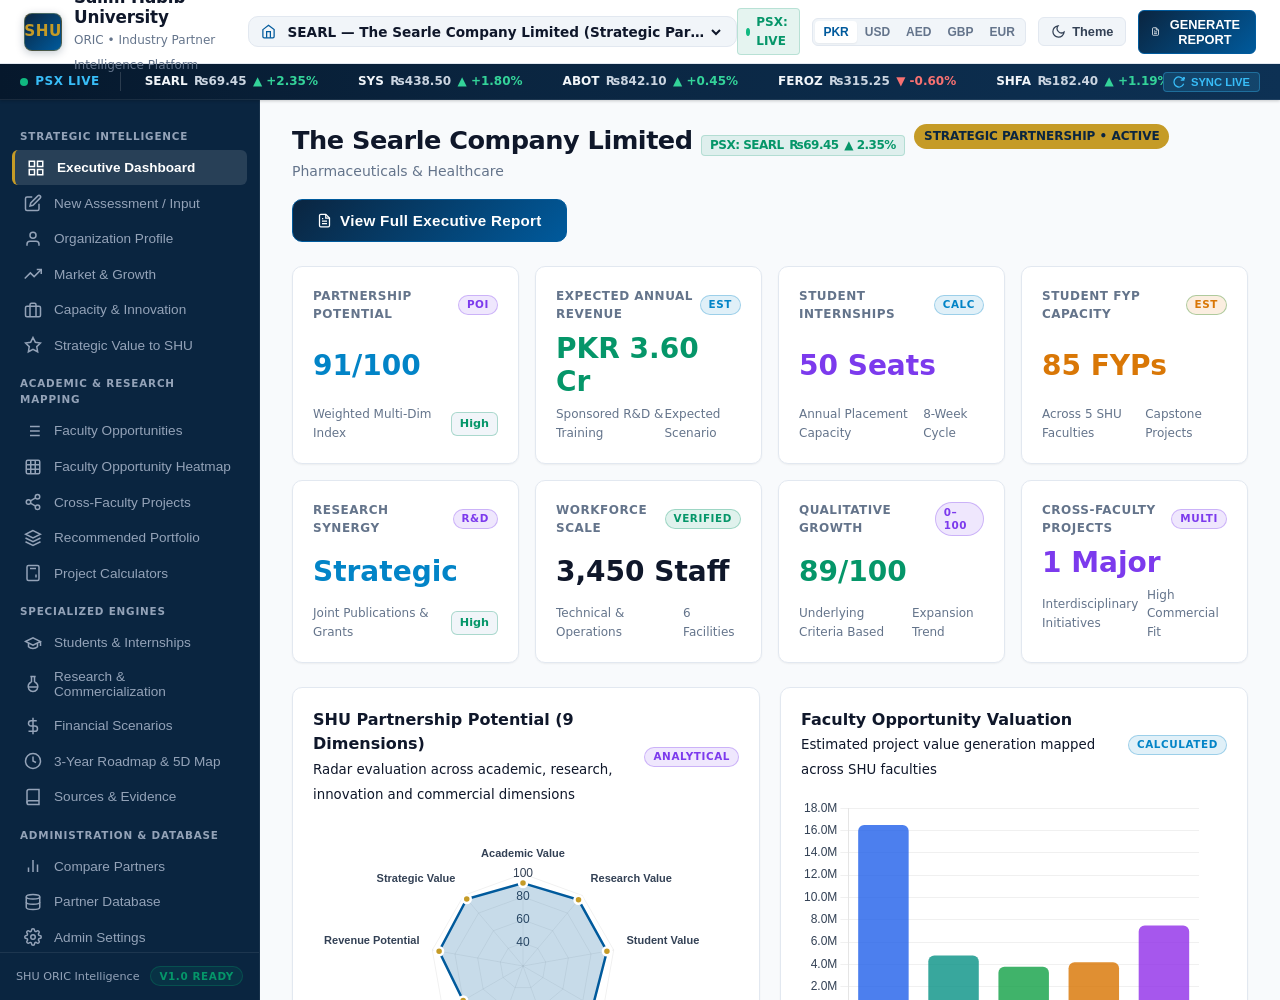
<file: index.html>
<!DOCTYPE html>
<html lang="en" data-theme="light">
<head>
  <meta charset="UTF-8">
  <meta name="viewport" content="width=device-width, initial-scale=1.0">
  <title>SHU Industry Partner Intelligence & Opportunity Assessment Platform | Salim Habib University</title>
  <meta name="description" content="Salim Habib University (SHU) ORIC University-Industry Partnership Intelligence System to assess strategic, academic, research, innovation, entrepreneurship and commercial value.">

  <!-- Core Design System & Components -->
  <link rel="stylesheet" href="css/design-system.css">
  <link rel="stylesheet" href="css/components.css">

  <!-- Chart.js for High-Impact Visualizations (Local library with CDN fallback) -->
  <script src="lib/chart.umd.min.js"></script>
  <script>
    if (typeof Chart === 'undefined') {
      document.write('<script src="https://cdn.jsdelivr.net/npm/chart.js@4.4.1/dist/chart.umd.min.js"><\/script>');
    }
  </script>
</head>
<body>

  <!-- Demo Data Watermark Banner (Requirement 38) -->
  <div class="demo-watermark-banner" id="demoWatermarkBanner">
    <span><strong>DEMO DATA — NOT REAL ORGANIZATIONS:</strong> Simulated university assessment demonstrating sector-specific faculty opportunities.</span>
    <span>Salim Habib University (SHU) ORIC</span>
  </div>

  <!-- Top App Navigation Header -->
  <header class="app-header">
    <div class="header-left">
      <button class="mobile-menu-toggle" id="mobileMenuBtn" aria-label="Toggle Sidebar Navigation">
        <svg width="22" height="22" viewBox="0 0 24 24" fill="none" stroke="currentColor" stroke-width="2"><line x1="3" y1="12" x2="21" y2="12"/><line x1="3" y1="6" x2="21" y2="6"/><line x1="3" y1="18" x2="21" y2="18"/></svg>
      </button>

      <div class="brand-badge">
        <div class="brand-logo-emblem">SHU</div>
        <div class="brand-text">
          <h1>Salim Habib University</h1>
          <span>ORIC • Industry Partner Intelligence Platform</span>
        </div>
      </div>
    </div>

    <!-- Center: Active Partner Quick Switcher -->
    <div class="header-center">
      <div class="active-partner-selector-box">
        <svg width="15" height="15" viewBox="0 0 24 24" fill="none" stroke="currentColor" stroke-width="2" style="color: var(--shu-blue-primary);"><path d="M3 9l9-7 9 7v11a2 2 0 0 1-2 2H5a2 2 0 0 1-2-2z"/><polyline points="9 22 9 12 15 12 15 22"/></svg>
        <select class="partner-select-dropdown" id="headerPartnerSelect" aria-label="Select Active Partner Organization">
          <!-- Populated dynamically -->
        </select>
      </div>
    </div>

    <!-- Right: Currency, Theme & Generate Report Action -->
    <div class="header-right">
      <!-- Live PSX Market Status Indicator -->
      <div class="header-psx-status" title="Pakistan Stock Exchange (PSX) Live Market Feed Connected">
        <span class="psx-pulse-green"></span>
        <span>PSX: LIVE</span>
      </div>

      <!-- Currency Switcher (Requirement 33) -->
      <div class="currency-toggle-group">
        <button class="currency-btn active" data-curr="PKR" title="Pakistani Rupee">PKR</button>
        <button class="currency-btn" data-curr="USD" title="US Dollar">USD</button>
        <button class="currency-btn" data-curr="AED" title="UAE Dirham">AED</button>
        <button class="currency-btn" data-curr="GBP" title="British Pound">GBP</button>
        <button class="currency-btn" data-curr="EUR" title="Euro">EUR</button>
      </div>

      <!-- Theme Toggle Button -->
      <button class="theme-toggle-btn" id="themeToggleBtn" title="Toggle Light / Dark Interface">
        <svg width="15" height="15" viewBox="0 0 24 24" fill="none" stroke="currentColor" stroke-width="2"><path d="M21 12.79A9 9 0 1 1 11.21 3 7 7 0 0 0 21 12.79z"/></svg>
        <span>Theme</span>
      </button>

      <!-- Generate Executive Report (Requirement 29) -->
      <button class="header-action-btn btn-report-primary" id="btnGenerateExecutiveReport">
        <svg width="15" height="15" viewBox="0 0 24 24" fill="none" stroke="currentColor" stroke-width="2"><path d="M14 2H6a2 2 0 0 0-2 2v16a2 2 0 0 0 2 2h12a2 2 0 0 0 2-2V8z"/><polyline points="14 2 14 8 20 8"/><line x1="16" y1="13" x2="8" y2="13"/><line x1="16" y1="17" x2="8" y2="17"/><polyline points="10 9 9 9 8 9"/></svg>
        <span>GENERATE REPORT</span>
      </button>
    </div>
  </header>

  <!-- Live PSX Market Ticker Marquee Bar -->
  <div class="psx-ticker-marquee-bar" id="psxTickerMarqueeBar">
    <div class="psx-marquee-label">
      <span class="psx-pulse-indicator"></span>
      <span>PSX LIVE</span>
    </div>
    <div class="psx-ticker-track" id="psxTickerTrack">
      <!-- Populated dynamically with real-time stock ticks -->
    </div>
    <button class="btn-sync-psx" id="btnSyncLivePsx" title="Refresh Live PSX Stock Quotes">
      <svg width="12" height="12" viewBox="0 0 24 24" fill="none" stroke="currentColor" stroke-width="2.5"><path d="M21.5 2v6h-6M21.34 15.57a10 10 0 1 1-.57-8.38l5.67-5.67"/></svg>
      <span>SYNC LIVE</span>
    </button>
  </div>

  <!-- App Shell -->
  <div class="app-container">

    <!-- Left Sidebar Navigation -->
    <aside class="app-sidebar">
      <div class="sidebar-nav-scroll">
        
        <div class="nav-group-label">Strategic Intelligence</div>
        <button class="nav-link active" data-view="viewDashboard">
          <svg width="18" height="18" viewBox="0 0 24 24" fill="none" stroke="currentColor" stroke-width="2"><rect x="3" y="3" width="7" height="7"/><rect x="14" y="3" width="7" height="7"/><rect x="14" y="14" width="7" height="7"/><rect x="3" y="14" width="7" height="7"/></svg>
          <span>Executive Dashboard</span>
        </button>

        <button class="nav-link" data-view="viewAssessmentInput">
          <svg width="18" height="18" viewBox="0 0 24 24" fill="none" stroke="currentColor" stroke-width="2"><path d="M11 4H4a2 2 0 0 0-2 2v14a2 2 0 0 0 2 2h14a2 2 0 0 0 2-2v-7"/><path d="M18.5 2.5a2.121 2.121 0 0 1 3 3L12 15l-4 1 1-4 9.5-9.5z"/></svg>
          <span>New Assessment / Input</span>
        </button>

        <button class="nav-link" data-view="viewProfile">
          <svg width="18" height="18" viewBox="0 0 24 24" fill="none" stroke="currentColor" stroke-width="2"><path d="M20 21v-2a4 4 0 0 0-4-4H8a4 4 0 0 0-4 4v2"/><circle cx="12" cy="7" r="4"/></svg>
          <span>Organization Profile</span>
        </button>

        <button class="nav-link" data-view="viewMarketGrowth">
          <svg width="18" height="18" viewBox="0 0 24 24" fill="none" stroke="currentColor" stroke-width="2"><polyline points="23 6 13.5 15.5 8.5 10.5 1 18"/><polyline points="17 6 23 6 23 12"/></svg>
          <span>Market & Growth</span>
        </button>

        <button class="nav-link" data-view="viewCapacity">
          <svg width="18" height="18" viewBox="0 0 24 24" fill="none" stroke="currentColor" stroke-width="2"><rect x="2" y="7" width="20" height="14" rx="2" ry="2"/><path d="M16 21V5a2 2 0 0 0-2-2h-4a2 2 0 0 0-2 2v16"/></svg>
          <span>Capacity & Innovation</span>
        </button>

        <button class="nav-link" data-view="viewStrategicFit">
          <svg width="18" height="18" viewBox="0 0 24 24" fill="none" stroke="currentColor" stroke-width="2"><polygon points="12 2 15.09 8.26 22 9.27 17 14.14 18.18 21.02 12 17.77 5.82 21.02 7 14.14 2 9.27 8.91 8.26 12 2"/></svg>
          <span>Strategic Value to SHU</span>
        </button>

        <div class="nav-group-label">Academic & Research Mapping</div>
        <button class="nav-link" data-view="viewFacultyMapping">
          <svg width="18" height="18" viewBox="0 0 24 24" fill="none" stroke="currentColor" stroke-width="2"><line x1="8" y1="6" x2="21" y2="6"/><line x1="8" y1="12" x2="21" y2="12"/><line x1="8" y1="18" x2="21" y2="18"/><line x1="3" y1="6" x2="3.01" y2="6"/><line x1="3" y1="12" x2="3.01" y2="12"/><line x1="3" y1="18" x2="3.01" y2="18"/></svg>
          <span>Faculty Opportunities</span>
        </button>

        <button class="nav-link" data-view="viewFacultyHeatmap">
          <svg width="18" height="18" viewBox="0 0 24 24" fill="none" stroke="currentColor" stroke-width="2"><rect x="3" y="3" width="18" height="18" rx="2"/><path d="M3 9h18"/><path d="M3 15h18"/><path d="M9 3v18"/><path d="M15 3v18"/></svg>
          <span>Faculty Opportunity Heatmap</span>
        </button>

        <button class="nav-link" data-view="viewCrossFaculty">
          <svg width="18" height="18" viewBox="0 0 24 24" fill="none" stroke="currentColor" stroke-width="2"><circle cx="18" cy="5" r="3"/><circle cx="6" cy="12" r="3"/><circle cx="18" cy="19" r="3"/><line x1="8.59" y1="13.51" x2="15.42" y2="17.49"/><line x1="15.41" y1="6.51" x2="8.59" y2="10.49"/></svg>
          <span>Cross-Faculty Projects</span>
        </button>

        <button class="nav-link" data-view="viewPortfolio">
          <svg width="18" height="18" viewBox="0 0 24 24" fill="none" stroke="currentColor" stroke-width="2"><polygon points="12 2 2 7 12 12 22 7 12 2"/><polyline points="2 17 12 22 22 17"/><polyline points="2 12 12 17 22 12"/></svg>
          <span>Recommended Portfolio</span>
        </button>

        <button class="nav-link" data-view="viewCalculators">
          <svg width="18" height="18" viewBox="0 0 24 24" fill="none" stroke="currentColor" stroke-width="2"><rect x="4" y="2" width="16" height="20" rx="2"/><line x1="8" y1="6" x2="16" y2="6"/><line x1="16" y1="14" x2="16" y2="18"/><path d="M16 10h.01"/><path d="M12 10h.01"/><path d="M8 10h.01"/><path d="M12 14h.01"/><path d="M8 14h.01"/><path d="M12 18h.01"/><path d="M8 18h.01"/></svg>
          <span>Project Calculators</span>
        </button>

        <div class="nav-group-label">Specialized Engines</div>
        <button class="nav-link" data-view="viewStudents">
          <svg width="18" height="18" viewBox="0 0 24 24" fill="none" stroke="currentColor" stroke-width="2"><path d="M22 10v6M2 10l10-5 10 5-10 5z"/><path d="M6 12v5c3 3 9 3 12 0v-5"/></svg>
          <span>Students & Internships</span>
        </button>

        <button class="nav-link" data-view="viewResearch">
          <svg width="18" height="18" viewBox="0 0 24 24" fill="none" stroke="currentColor" stroke-width="2"><path d="M10 2v7.31"/><path d="M14 9.3V2"/><path d="M8.5 2h7"/><path d="M14 9.3a6.5 6.5 0 1 1-4 0"/><path d="M5.52 16h12.96"/></svg>
          <span>Research & Commercialization</span>
        </button>

        <button class="nav-link" data-view="viewFinancial">
          <svg width="18" height="18" viewBox="0 0 24 24" fill="none" stroke="currentColor" stroke-width="2"><line x1="12" y1="1" x2="12" y2="23"/><path d="M17 5H9.5a3.5 3.5 0 0 0 0 7h5a3.5 3.5 0 0 1 0 7H6"/></svg>
          <span>Financial Scenarios</span>
        </button>

        <button class="nav-link" data-view="viewRoadmap">
          <svg width="18" height="18" viewBox="0 0 24 24" fill="none" stroke="currentColor" stroke-width="2"><circle cx="12" cy="12" r="10"/><polyline points="12 6 12 12 16 14"/></svg>
          <span>3-Year Roadmap & 5D Map</span>
        </button>

        <button class="nav-link" data-view="viewSources">
          <svg width="18" height="18" viewBox="0 0 24 24" fill="none" stroke="currentColor" stroke-width="2"><path d="M4 19.5A2.5 2.5 0 0 1 6.5 17H20"/><path d="M6.5 2H20v20H6.5A2.5 2.5 0 0 1 4 19.5v-15A2.5 2.5 0 0 1 6.5 2z"/></svg>
          <span>Sources & Evidence</span>
        </button>

        <div class="nav-group-label">Administration & Database</div>
        <button class="nav-link" data-view="viewComparison">
          <svg width="18" height="18" viewBox="0 0 24 24" fill="none" stroke="currentColor" stroke-width="2"><line x1="18" y1="20" x2="18" y2="10"/><line x1="12" y1="20" x2="12" y2="4"/><line x1="6" y1="20" x2="6" y2="14"/></svg>
          <span>Compare Partners</span>
        </button>

        <button class="nav-link" data-view="viewDatabase">
          <svg width="18" height="18" viewBox="0 0 24 24" fill="none" stroke="currentColor" stroke-width="2"><ellipse cx="12" cy="5" rx="9" ry="3"/><path d="M21 12c0 1.66-4 3-9 3s-9-1.34-9-3"/><path d="M3 5v14c0 1.66 4 3 9 3s9-1.34 9-3V5"/></svg>
          <span>Partner Database</span>
        </button>

        <button class="nav-link" data-view="viewSettings">
          <svg width="18" height="18" viewBox="0 0 24 24" fill="none" stroke="currentColor" stroke-width="2"><circle cx="12" cy="12" r="3"/><path d="M19.4 15a1.65 1.65 0 0 0 .33 1.82l.06.06a2 2 0 0 1 0 2.83 2 2 0 0 1-2.83 0l-.06-.06a1.65 1.65 0 0 0-1.82-.33 1.65 1.65 0 0 0-1 1.51V21a2 2 0 0 1-2 2 2 2 0 0 1-2-2v-.09A1.65 1.65 0 0 0 9 19.4a1.65 1.65 0 0 0-1.82.33l-.06.06a2 2 0 0 1-2.83 0 2 2 0 0 1 0-2.83l.06-.06a1.65 1.65 0 0 0 .33-1.82 1.65 1.65 0 0 0-1.51-1H3a2 2 0 0 1-2-2 2 2 0 0 1 2-2h.09A1.65 1.65 0 0 0 4.6 9a1.65 1.65 0 0 0-.33-1.82l-.06-.06a2 2 0 0 1 0-2.83 2 2 0 0 1 2.83 0l.06.06a1.65 1.65 0 0 0 1.82.33H9a1.65 1.65 0 0 0 1-1.51V3a2 2 0 0 1 2-2 2 2 0 0 1 2 2v.09a1.65 1.65 0 0 0 1 1.51 1.65 1.65 0 0 0 1.82-.33l.06-.06a2 2 0 0 1 2.83 0 2 2 0 0 1 0 2.83l-.06.06a1.65 1.65 0 0 0-.33 1.82V9a1.65 1.65 0 0 0 1.51 1H21a2 2 0 0 1 2 2 2 2 0 0 1-2 2h-.09a1.65 1.65 0 0 0-1.51 1z"/></svg>
          <span>Admin Settings</span>
        </button>

      </div>

      <div class="sidebar-footer">
        <span>SHU ORIC Intelligence</span>
        <span class="data-badge badge-verified">v1.0 Ready</span>
      </div>
    </aside>

    <!-- Main Content Area -->
    <main class="app-main">
      <div class="content-viewport">

        <!-- ==========================================================================
             1. EXECUTIVE DASHBOARD (Requirement 25)
             ========================================================================== -->
        <section class="view-section active" id="viewDashboard">
          <div class="view-header">
            <div>
              <div style="display: flex; align-items: center; gap: 0.6rem;">
                <h2 class="view-header-title" id="dashOrgName">The Searle Company Limited</h2>
                <span class="calc-tier-badge" id="dashOrgStatus">Strategic Partnership • Active</span>
              </div>
              <p class="view-header-desc" id="dashOrgIndustry">Pharmaceuticals & Healthcare • Prescription Formulations, Biopharmaceuticals & Medical Devices</p>
            </div>
            <div class="view-header-actions">
              <button class="btn-primary" onclick="SHU_APP.openReportModal()">
                <svg width="15" height="15" viewBox="0 0 24 24" fill="none" stroke="currentColor" stroke-width="2"><path d="M14 2H6a2 2 0 0 0-2 2v16a2 2 0 0 0 2 2h12a2 2 0 0 0 2-2V8z"/><polyline points="14 2 14 8 20 8"/><line x1="16" y1="13" x2="8" y2="13"/><line x1="16" y1="17" x2="8" y2="17"/><polyline points="10 9 9 9 8 9"/></svg>
                <span>View Full Executive Report</span>
              </button>
            </div>
          </div>

          <!-- 8 Visual Metric KPI Cards (Requirement 25) -->
          <div class="kpi-cards-grid">
            <div class="kpi-card">
              <div class="kpi-header">
                <span class="kpi-title">Partnership Potential</span>
                <span class="data-badge badge-analytical">POI</span>
              </div>
              <div class="kpi-value text-blue" id="kpiPoiValue">87/100</div>
              <div class="kpi-sub">
                <span>Weighted Multi-Dim Index</span>
                <span class="conf-badge conf-high">High</span>
              </div>
            </div>

            <div class="kpi-card">
              <div class="kpi-header">
                <span class="kpi-title">Expected Annual Revenue</span>
                <span class="data-badge badge-calculated">EST</span>
              </div>
              <div class="kpi-value text-emerald" id="kpiExpectedRevenue">PKR 2.45 Cr</div>
              <div class="kpi-sub">
                <span>Sponsored R&D & Training</span>
                <span>Expected Scenario</span>
              </div>
            </div>

            <div class="kpi-card">
              <div class="kpi-header">
                <span class="kpi-title">Student Internships</span>
                <span class="data-badge badge-calculated">CALC</span>
              </div>
              <div class="kpi-value text-purple" id="kpiInternshipCount">35 Seats</div>
              <div class="kpi-sub">
                <span>Annual Placement Capacity</span>
                <span>8-Week Cycle</span>
              </div>
            </div>

            <div class="kpi-card">
              <div class="kpi-header">
                <span class="kpi-title">Student FYP Capacity</span>
                <span class="data-badge badge-estimated">EST</span>
              </div>
              <div class="kpi-value text-amber" id="kpiStudentProjects">55 FYPs</div>
              <div class="kpi-sub">
                <span>Across 5 SHU Faculties</span>
                <span>Capstone Projects</span>
              </div>
            </div>

            <div class="kpi-card">
              <div class="kpi-header">
                <span class="kpi-title">Research Synergy</span>
                <span class="data-badge badge-analytical">R&D</span>
              </div>
              <div class="kpi-value text-blue" id="kpiResearchPotential">Strategic</div>
              <div class="kpi-sub">
                <span>Joint Publications & Grants</span>
                <span class="conf-badge conf-high">High</span>
              </div>
            </div>

            <div class="kpi-card">
              <div class="kpi-header">
                <span class="kpi-title">Workforce Scale</span>
                <span class="data-badge badge-verified">VERIFIED</span>
              </div>
              <div class="kpi-value" id="kpiWorkforceScale">1,450 Staff</div>
              <div class="kpi-sub">
                <span>Technical & Operations</span>
                <span>6 Facilities</span>
              </div>
            </div>

            <div class="kpi-card">
              <div class="kpi-header">
                <span class="kpi-title">Qualitative Growth</span>
                <span class="data-badge badge-analytical">0–100</span>
              </div>
              <div class="kpi-value text-emerald" id="kpiGrowthScore">84/100</div>
              <div class="kpi-sub">
                <span>Underlying Criteria Based</span>
                <span>Expansion Trend</span>
              </div>
            </div>

            <div class="kpi-card">
              <div class="kpi-header">
                <span class="kpi-title">Cross-Faculty Projects</span>
                <span class="data-badge badge-analytical">MULTI</span>
              </div>
              <div class="kpi-value text-purple" id="kpiCrossProjects">2 Major</div>
              <div class="kpi-sub">
                <span>Interdisciplinary Initiatives</span>
                <span>High Commercial Fit</span>
              </div>
            </div>
          </div>

          <!-- Charts Row 1: Radar Chart (9 Dimensions) & Bar Chart (Faculty Opportunities) -->
          <div class="charts-grid-2col">
            <div class="chart-card">
              <div class="chart-header">
                <div>
                  <h3 class="chart-title">SHU Partnership Potential (9 Dimensions)</h3>
                  <small class="text-muted">Radar evaluation across academic, research, innovation and commercial dimensions</small>
                </div>
                <span class="data-badge badge-analytical">ANALYTICAL</span>
              </div>
              <div class="chart-canvas-wrapper">
                <canvas id="chartRadarPartnership"></canvas>
              </div>
            </div>

            <div class="chart-card">
              <div class="chart-header">
                <div>
                  <h3 class="chart-title">Faculty Opportunity Valuation</h3>
                  <small class="text-muted">Estimated project value generation mapped across SHU faculties</small>
                </div>
                <span class="data-badge badge-calculated">CALCULATED</span>
              </div>
              <div class="chart-canvas-wrapper">
                <canvas id="chartFacultyOpportunities"></canvas>
              </div>
            </div>
          </div>

          <!-- Charts Row 2: Opportunity Distribution Donut & Financial Scenarios Overview -->
          <div class="charts-grid-2col">
            <div class="chart-card">
              <div class="chart-header">
                <div>
                  <h3 class="chart-title">Opportunity Portfolio Distribution</h3>
                  <small class="text-muted">Proportional breakdown of collaborative activities</small>
                </div>
                <span class="data-badge badge-analytical">PORTFOLIO</span>
              </div>
              <div class="chart-canvas-wrapper">
                <canvas id="chartOpportunityDonut"></canvas>
              </div>
            </div>

            <div class="chart-card">
              <div class="chart-header">
                <div>
                  <h3 class="chart-title">Annual Financial Scenarios (PKR)</h3>
                  <small class="text-muted">Conservative, expected target, and high opportunity bounds</small>
                </div>
                <span class="data-badge badge-estimated">ESTIMATED</span>
              </div>
              <div class="chart-canvas-wrapper">
                <canvas id="chartScenariosBar"></canvas>
              </div>
            </div>
          </div>
        </section>

        <!-- ==========================================================================
             2. ASSESSMENT INPUT & RESEARCH IMPORT SCREEN (Requirement 4 & 5)
             ========================================================================== -->
        <section class="view-section" id="viewAssessmentInput">
          <div class="view-header">
            <div>
              <h2 class="view-header-title">SHU Industry Partner Assessment</h2>
              <p class="view-header-desc">Enter organization information, agreement parameters, and paste intelligence documents to generate assessment.</p>
            </div>
            <div class="view-header-actions">
              <span class="text-muted" style="font-size: 0.8rem;">Auto-Fill Verified Real Partner:</span>
              <button class="btn-secondary" id="btnFillSamplePharma">The Searle Company</button>
              <button class="btn-secondary" id="btnFillSampleTech">Systems Limited</button>
              <button class="btn-secondary" id="btnFillSampleHealth">Getz Pharma</button>
            </div>
          </div>

          <form id="partnerAssessmentForm">
            <div class="card-panel">
              <div class="card-panel-header">
                <h3 class="panel-title">1. Organization Information</h3>
                <span class="data-badge badge-verified">PRIMARY INPUTS</span>
              </div>
              
              <div class="form-grid-2col">
                <div class="form-group">
                  <label class="form-label" for="inpOrgName">Organization Name *</label>
                  <input type="text" id="inpOrgName" class="form-input" required placeholder="e.g. Apex Pharma Solutions Ltd.">
                </div>
                <div class="form-group">
                  <label class="form-label" for="inpWebsite">Website URL</label>
                  <input type="url" id="inpWebsite" class="form-input" placeholder="https://www.example.com">
                </div>
                <div class="form-group">
                  <label class="form-label" for="inpCountry">Country</label>
                  <input type="text" id="inpCountry" class="form-input" value="Pakistan">
                </div>
                <div class="form-group">
                  <label class="form-label" for="inpCity">City</label>
                  <input type="text" id="inpCity" class="form-input" value="Karachi">
                </div>
                <div class="form-group">
                  <label class="form-label" for="inpIndustry">Industry</label>
                  <input type="text" id="inpIndustry" class="form-input" placeholder="e.g. Pharmaceuticals & Biotechnology">
                </div>
                <div class="form-group">
                  <label class="form-label" for="inpSubIndustry">Sub-Industry</label>
                  <input type="text" id="inpSubIndustry" class="form-input" placeholder="e.g. Formulation, Biologics & API Synthesis">
                </div>
                <div class="form-group">
                  <label class="form-label" for="inpYearEstablished">Year Established</label>
                  <input type="number" id="inpYearEstablished" class="form-input" value="2010">
                </div>
                <div class="form-group">
                  <label class="form-label" for="inpOrgType">Organization Type</label>
                  <select id="inpOrgType" class="form-select">
                    <option value="Private Company">Private Company</option>
                    <option value="Public Company">Public Company</option>
                    <option value="Multinational">Multinational</option>
                    <option value="Startup">Startup</option>
                    <option value="SME">SME</option>
                    <option value="Government Organization">Government Organization</option>
                    <option value="NGO">NGO</option>
                    <option value="Financial Institution">Financial Institution</option>
                    <option value="Hospital/Healthcare">Hospital/Healthcare</option>
                    <option value="Other">Other</option>
                  </select>
                </div>
              </div>
            </div>

            <div class="card-panel">
              <div class="card-panel-header">
                <h3 class="panel-title">2. SHU Agreement Details</h3>
                <span class="data-badge badge-verified">INSTITUTIONAL MOU</span>
              </div>
              <div class="form-grid-2col">
                <div class="form-group">
                  <label class="form-label" for="inpAgreementType">Type of Agreement</label>
                  <select id="inpAgreementType" class="form-select">
                    <option value="MOU">MOU (Memorandum of Understanding)</option>
                    <option value="MoA">MoA (Memorandum of Agreement)</option>
                    <option value="Strategic Partnership">Strategic Partnership</option>
                    <option value="Sponsored Research">Sponsored Research</option>
                    <option value="Consultancy Agreement">Consultancy Agreement</option>
                    <option value="Training Agreement">Training Agreement</option>
                    <option value="Internship Agreement">Internship Agreement</option>
                    <option value="Other">Other</option>
                  </select>
                </div>
                <div class="form-group">
                  <label class="form-label" for="inpAgreementDate">Date of Agreement</label>
                  <input type="date" id="inpAgreementDate" class="form-input">
                </div>
                <div class="form-group">
                  <label class="form-label" for="inpAgreementDuration">Agreement Duration (Months)</label>
                  <input type="number" id="inpAgreementDuration" class="form-input" value="36">
                </div>
                <div class="form-group">
                  <label class="form-label" for="inpShuContact">SHU Contact Person / Dean</label>
                  <input type="text" id="inpShuContact" class="form-input" placeholder="e.g. Prof. Dr. Dean of Pharmacy">
                </div>
                <div class="form-group">
                  <label class="form-label" for="inpOrgContact">Organization Contact Person</label>
                  <input type="text" id="inpOrgContact" class="form-input" placeholder="e.g. VP Scientific Affairs & Head of R&D">
                </div>
                <div class="form-group">
                  <label class="form-label" for="inpExistingAreas">Existing Areas of Collaboration</label>
                  <input type="text" id="inpExistingAreas" class="form-input" placeholder="e.g. Formulation stability testing, student internships">
                </div>
              </div>
            </div>

            <div class="card-panel">
              <div class="card-panel-header">
                <h3 class="panel-title">3. Optional Organization Metrics</h3>
                <span class="data-badge badge-estimated">BUSINESS CAPACITY</span>
              </div>
              <div class="form-grid-2col">
                <div class="form-group">
                  <label class="form-label" for="inpRevenue">Known Annual Revenue (PKR)</label>
                  <input type="number" id="inpRevenue" class="form-input" placeholder="e.g. 5000000000">
                </div>
                <div class="form-group">
                  <label class="form-label" for="inpEmployees">Known Employee Count</label>
                  <input type="number" id="inpEmployees" class="form-input" placeholder="e.g. 1200">
                </div>
                <div class="form-group">
                  <label class="form-label" for="inpBranches">Known Operational Branches / Facilities</label>
                  <input type="number" id="inpBranches" class="form-input" placeholder="e.g. 6">
                </div>
                <div class="form-group">
                  <label class="form-label" for="inpDescription">Brief Organization Description</label>
                  <input type="text" id="inpDescription" class="form-input" placeholder="Core operations, market leadership, and focus">
                </div>
              </div>

              <!-- Manual Research / Data Import Mode (Requirement 5) -->
              <div class="manual-import-box">
                <div style="display: flex; align-items: center; justify-content: space-between; margin-bottom: 0.5rem;">
                  <h4 style="font-size: 0.95rem; font-weight: 700; color: var(--shu-blue-primary);">
                    Manual Research / Data Import Mode (Requirement 5)
                  </h4>
                  <span class="data-badge badge-verified">UNSTRUCTURED RESEARCH</span>
                </div>
                <p style="font-size: 0.8rem; color: var(--text-muted); margin-bottom: 0.75rem;">
                  Paste website information, annual reports, LinkedIn extracts, news articles, or financial profiles. The SHU Intelligence Engine will parse key signals without fabricating information.
                </p>
                <textarea id="inpManualResearchText" class="form-textarea" rows="5" placeholder="Paste annual report text, company background, executive mentions, or news articles here..."></textarea>
              </div>

              <div style="margin-top: 1.5rem; text-align: right;">
                <button type="submit" class="btn-primary" id="btnAnalyzeOrg" style="padding: 0.85rem 2rem; font-size: 1rem;">
                  <svg width="18" height="18" viewBox="0 0 24 24" fill="none" stroke="currentColor" stroke-width="2.5"><polygon points="5 3 19 12 5 21 5 3"/></svg>
                  <span>ANALYZE ORGANIZATION</span>
                </button>
              </div>
            </div>
          </form>
        </section>

        <!-- ==========================================================================
             3. ORGANIZATION PROFILE (Requirement 6)
             ========================================================================== -->
        <section class="view-section" id="viewProfile">
          <div class="view-header">
            <div>
              <h2 class="view-header-title">Comprehensive Organization Profile</h2>
              <p class="view-header-desc">Detailed business overview, operational footprint, ownership, and core value proposition.</p>
            </div>
            <div>${renderDataBadge("VERIFIED")}</div>
          </div>

          <div class="card-panel">
            <div class="card-panel-header">
              <h3 class="panel-title">Basic Profile</h3>
              <span class="data-badge badge-verified">CREDIBLE SOURCES</span>
            </div>
            <div class="table-responsive">
              <table class="data-table">
                <tbody>
                  <tr><th width="25%">Organization Name</th><td width="25%"><strong id="profOrgName">-</strong></td><th width="25%">Legal / Registered Name</th><td width="25%" id="profLegalName">-</td></tr>
                  <tr><th>Headquarters</th><td id="profHq">-</td><th>Year Established</th><td id="profEstablished">-</td></tr>
                  <tr><th>Ownership Structure</th><td id="profOwnership">-</td><th>Industry / Sub-Industry</th><td id="profIndustry">-</td></tr>
                  <tr><th>Estimated Employees</th><td id="profEmployees">-</td><th>Estimated Annual Revenue</th><td id="profRevenue" class="text-emerald" style="font-weight: 700;">-</td></tr>
                  <tr><th>Operational Hubs / Branches</th><td id="profBranches">-</td><th>Geographic Presence</th><td id="profPresence">-</td></tr>
                  <tr><th>Key Management</th><td colspan="3" id="profManagement">-</td></tr>
                  <tr><th>Major Customers / Markets</th><td colspan="3" id="profCustomers">-</td></tr>
                  <tr><th>Major Partners</th><td colspan="3" id="profPartners">-</td></tr>
                </tbody>
              </table>
            </div>
          </div>

          <div class="card-panel">
            <div class="card-panel-header">
              <h3 class="panel-title">Business Overview & Commercial Positioning</h3>
              <span class="data-badge badge-analytical">ANALYTICAL</span>
            </div>
            <div style="font-size: 0.9rem; line-height: 1.6;">
              <p style="margin-bottom: 0.75rem;"><strong>What the Organization Does:</strong> <span id="profDescription">-</span></p>
              <p style="margin-bottom: 0.75rem;"><strong>Business Model & Revenue Generation:</strong> <span id="profBusinessModel">-</span></p>
              <p style="margin-bottom: 0.75rem;"><strong>Value Proposition & Positioning:</strong> <span id="profValueProp">-</span></p>
            </div>
          </div>

          <div class="card-panel">
            <div class="card-panel-header">
              <h3 class="panel-title">SHU Agreement Parameters</h3>
              <span class="data-badge badge-verified">ACTIVE COLLABORATION</span>
            </div>
            <div class="table-responsive">
              <table class="data-table">
                <tbody>
                  <tr><th width="25%">Agreement Type</th><td width="25%" id="profAgType">-</td><th width="25%">Execution Date</th><td width="25%" id="profAgDate">-</td></tr>
                  <tr><th>Duration</th><td id="profAgDuration">-</td><th>SHU Contact Lead</th><td id="profShuContact">-</td></tr>
                  <tr><th>Partner Liaison Lead</th><td id="profOrgContact">-</td><th>Existing Collaborative Projects</th><td id="profExistingAreas">-</td></tr>
                </tbody>
              </table>
            </div>
          </div>
        </section>

        <!-- ==========================================================================
             4. MARKET & GROWTH INTELLIGENCE (Requirement 7)
             ========================================================================== -->
        <section class="view-section" id="viewMarketGrowth">
          <div class="view-header">
            <div>
              <h2 class="view-header-title">Market Intelligence & Growth Potential</h2>
              <p class="view-header-desc">Evaluating target market, competitive intensity, export potential, and underlying growth criteria.</p>
            </div>
            <div><span class="data-badge badge-analytical">MARKET DYNAMICS</span></div>
          </div>

          <div class="kpi-cards-grid" style="grid-template-columns: 1fr 2fr;">
            <div class="kpi-card" style="justify-content: center; text-align: center;">
              <div class="kpi-title" style="margin-bottom: 0.5rem;">Qualitative Growth Score</div>
              <div class="kpi-value text-emerald" id="mktScoreNumber" style="font-size: 3rem;">84/100</div>
              <div class="kpi-sub" style="justify-content: center;">
                <span class="data-badge badge-analytical">CRITERIA-BACKED</span>
              </div>
            </div>
            <div class="card-panel" style="margin-bottom: 0;">
              <h4 style="font-weight: 700; margin-bottom: 0.5rem;">Market Reach & Geography</h4>
              <p style="font-size: 0.85rem; margin-bottom: 0.35rem;"><strong>Target Market:</strong> <span id="mktTarget">-</span></p>
              <p style="font-size: 0.85rem; margin-bottom: 0.35rem;"><strong>Domestic Reach:</strong> <span id="mktDomestic">-</span></p>
              <p style="font-size: 0.85rem;"><strong>International / Export Reach:</strong> <span id="mktInternational">-</span></p>
            </div>
          </div>

          <div class="card-panel" style="margin-top: 1.5rem;">
            <div class="card-panel-header">
              <h3 class="panel-title">Underlying Growth Score Criteria Breakdown</h3>
              <span class="data-badge badge-analytical">TRANSPARENT CRITERIA</span>
            </div>
            <div class="table-responsive">
              <table class="data-table">
                <thead>
                  <tr>
                    <th>Growth Assessment Metric</th>
                    <th>Score</th>
                    <th>Weight</th>
                    <th>Evidence Rationale</th>
                    <th>Status</th>
                  </tr>
                </thead>
                <tbody id="growthCriteriaTableBody">
                  <!-- Populated dynamically -->
                </tbody>
              </table>
            </div>
          </div>

          <div class="card-panel">
            <div class="card-panel-header">
              <h3 class="panel-title">Competitive Landscape & Market Trends</h3>
              <span class="data-badge badge-calculated">INDUSTRY BENCHMARKS</span>
            </div>
            <div class="table-responsive">
              <table class="data-table">
                <tbody>
                  <tr><th width="25%">Industry Growth Rate</th><td width="25%" id="mktGrowthRate">-</td><th width="25%">Competitive Intensity</th><td width="25%" id="mktCompetitive">-</td></tr>
                  <tr><th>Customer Segments</th><td id="mktSegments">-</td><th>Key Peer Competitors</th><td id="mktCompetitors">-</td></tr>
                  <tr><th>Macro Market Trends</th><td colspan="3" id="mktTrends">-</td></tr>
                </tbody>
              </table>
            </div>
          </div>
        </section>

        <!-- ==========================================================================
             5. ORGANIZATIONAL CAPACITY (Requirement 8)
             ========================================================================== -->
        <section class="view-section" id="viewCapacity">
          <div class="view-header">
            <div>
              <h2 class="view-header-title">Organizational Capacity & Innovation Profile</h2>
              <p class="view-header-desc">Assessment of human capital workforce, physical infrastructure, laboratories, patents, and AI/automation adoption.</p>
            </div>
            <div><span class="data-badge badge-estimated">CAPACITY AUDIT</span></div>
          </div>

          <div class="kpi-cards-grid">
            <div class="kpi-card">
              <div class="kpi-title">Total Manpower</div>
              <div class="kpi-value text-blue" id="capTotalManpower">-</div>
              <div class="kpi-sub">Total Personnel</div>
            </div>
            <div class="kpi-card">
              <div class="kpi-title">Technical Workforce</div>
              <div class="kpi-value text-emerald" id="capTechnicalWorkforce">-</div>
              <div class="kpi-sub">Engineers & Scientists</div>
            </div>
            <div class="kpi-card">
              <div class="kpi-title">Dedicated R&D Personnel</div>
              <div class="kpi-value text-purple" id="capRdPersonnel">-</div>
              <div class="kpi-sub">Active Research Staff</div>
            </div>
            <div class="kpi-card">
              <div class="kpi-title">Management Staff</div>
              <div class="kpi-value text-amber" id="capManagementWorkforce">-</div>
              <div class="kpi-sub">Executive & Administrative</div>
            </div>
          </div>

          <div class="card-panel">
            <div class="card-panel-header">
              <h3 class="panel-title">Workforce & Digital Infrastructure</h3>
              <span class="data-badge badge-calculated">HUMAN CAPITAL</span>
            </div>
            <div class="table-responsive">
              <table class="data-table">
                <tbody>
                  <tr><th width="25%">Sales & Marketing</th><td width="25%" id="capSalesWorkforce">-</td><th width="25%">Operations & QA</th><td width="25%" id="capOpsWorkforce">-</td></tr>
                  <tr><th>Digital & IT Capability</th><td colspan="3" id="capDigitalCapability">-</td></tr>
                </tbody>
              </table>
            </div>
          </div>

          <div class="card-panel">
            <div class="card-panel-header">
              <h3 class="panel-title">Physical Infrastructure & Laboratory Assets</h3>
              <span class="data-badge badge-verified">FACILITIES AUDIT</span>
            </div>
            <div class="table-responsive">
              <table class="data-table">
                <tbody>
                  <tr><th width="25%">Manufacturing Plants</th><td colspan="3" id="capFacilities">-</td></tr>
                  <tr><th>Laboratory Testing Suites</th><td colspan="3" id="capLabs">-</td></tr>
                  <tr><th>Offices & Commercial Hubs</th><td id="capOffices">-</td><th>Distribution Network</th><td id="capLogistics">-</td></tr>
                  <tr><th>Technology Infrastructure</th><td id="capTechInfra">-</td><th>R&D Prototyping Facilities</th><td id="capRdFacilities">-</td></tr>
                </tbody>
              </table>
            </div>
          </div>

          <div class="card-panel">
            <div class="card-panel-header">
              <h3 class="panel-title">Innovation Capability & Industry 4.0 Readiness</h3>
              <span class="data-badge badge-analytical">INNOVATION ASSETS</span>
            </div>
            <div class="table-responsive">
              <table class="data-table">
                <tbody>
                  <tr><th width="25%">R&D Activities</th><td colspan="3" id="capRdActivities">-</td></tr>
                  <tr><th>Patents & Intellectual Property</th><td id="capPatents">-</td><th>Scientific Publications</th><td id="capPublications">-</td></tr>
                  <tr><th>Product Development Velocity</th><td colspan="3" id="capProductDev">-</td></tr>
                  <tr><th>AI & Machine Learning Adoption</th><td id="capAiAdoption">-</td><th>Process Automation</th><td id="capAutomation">-</td></tr>
                  <tr><th>Technology Partnerships</th><td colspan="3" id="capTechPartnerships">-</td></tr>
                </tbody>
              </table>
            </div>
          </div>
        </section>

        <!-- ==========================================================================
             6. STRATEGIC VALUE TO SHU (Requirement 9 & 21)
             ========================================================================== -->
        <section class="view-section" id="viewStrategicFit">
          <div class="view-header">
            <div>
              <h2 class="view-header-title">VALUE TO SALIM HABIB UNIVERSITY</h2>
              <p class="view-header-desc">Evaluation of the 9 strategic collaboration dimensions and overall Partnership Opportunity Index (POI).</p>
            </div>
            <div><span class="data-badge badge-analytical">STRATEGIC FIT</span></div>
          </div>

          <!-- POI Summary Card -->
          <div class="card-panel" style="background: linear-gradient(135deg, var(--shu-navy-dark), var(--shu-blue-primary)); color: #ffffff;">
            <div style="display: flex; justify-content: space-between; align-items: center; flex-wrap: wrap; gap: 1rem;">
              <div>
                <span class="calc-tier-badge">COMPOSITE PARTNERSHIP METRIC</span>
                <h3 style="font-size: 1.4rem; font-weight: 800; color: #ffffff; margin-top: 0.35rem;">Partnership Opportunity Index (POI)</h3>
                <p style="font-size: 0.85rem; color: rgba(255, 255, 255, 0.85); max-width: 600px;">
                  Weighted analytical composite integrating Academic, Research, Student, Faculty, Commercial, Innovation, Entrepreneurship, Revenue, and Strategic potential.
                </p>
              </div>
              <div style="text-align: right;">
                <div style="font-size: 3.5rem; font-weight: 900; color: var(--shu-gold-primary); line-height: 1;" id="dimPoiOverall">87/100</div>
                <span style="font-size: 0.75rem; text-transform: uppercase; letter-spacing: 1px; color: rgba(255, 255, 255, 0.75);">High Synergy Tier</span>
              </div>
            </div>
          </div>

          <!-- 9 Dimensions Grid -->
          <div class="kpi-cards-grid" style="grid-template-columns: repeat(auto-fit, minmax(240px, 1fr));">
            <div class="kpi-card">
              <div class="kpi-title">Academic Value (10%)</div>
              <div class="kpi-value text-blue" id="dimScoreAcademic">-</div>
              <div class="kpi-sub">Curriculum & Teaching</div>
            </div>
            <div class="kpi-card">
              <div class="kpi-title">Research Value (15%)</div>
              <div class="kpi-value text-emerald" id="dimScoreResearch">-</div>
              <div class="kpi-sub">Sponsored R&D & Grants</div>
            </div>
            <div class="kpi-card">
              <div class="kpi-title">Student Value (15%)</div>
              <div class="kpi-value text-purple" id="dimScoreStudent">-</div>
              <div class="kpi-sub">Internships & FYPs</div>
            </div>
            <div class="kpi-card">
              <div class="kpi-title">Faculty Value (10%)</div>
              <div class="kpi-value text-amber" id="dimScoreFaculty">-</div>
              <div class="kpi-sub">Consultancy & Development</div>
            </div>
            <div class="kpi-card">
              <div class="kpi-title">Commercial Value (15%)</div>
              <div class="kpi-value text-emerald" id="dimScoreCommercial">-</div>
              <div class="kpi-sub">Licensing & Spin-Offs</div>
            </div>
            <div class="kpi-card">
              <div class="kpi-title">Innovation Value (10%)</div>
              <div class="kpi-value text-blue" id="dimScoreInnovation">-</div>
              <div class="kpi-sub">Patents & Joint Tech</div>
            </div>
            <div class="kpi-card">
              <div class="kpi-title">Entrepreneurship (10%)</div>
              <div class="kpi-value text-purple" id="dimScoreEntrepreneurship">-</div>
              <div class="kpi-sub">Incubation & Startups</div>
            </div>
            <div class="kpi-card">
              <div class="kpi-title">Revenue Potential (10%)</div>
              <div class="kpi-value text-emerald" id="dimScoreRevenue">-</div>
              <div class="kpi-sub">Institutional Inflows</div>
            </div>
            <div class="kpi-card">
              <div class="kpi-title">Strategic Value (5%)</div>
              <div class="kpi-value text-blue" id="dimScoreStrategic">-</div>
              <div class="kpi-sub">Institutional Brand & CSR</div>
            </div>
          </div>
        </section>

        <!-- ==========================================================================
             7. FACULTY MAPPING & OPPORTUNITY ENGINE (Requirement 11)
             ========================================================================== -->
        <section class="view-section" id="viewFacultyMapping">
          <div class="view-header">
            <div>
              <h2 class="view-header-title">Faculty-Specific Opportunity Engine</h2>
              <p class="view-header-desc">Automatic mapping of organization activities against each SHU faculty with rationale, proposed projects, project sizes and priority.</p>
            </div>
            <div><span class="data-badge badge-analytical">FACULTY ENGINE</span></div>
          </div>

          <div class="card-panel">
            <div class="card-panel-header">
              <h3 class="panel-title">Faculty Opportunity Mapping Matrix</h3>
              <span class="data-badge badge-analytical">AUTOMATIC MAPPING</span>
            </div>
            <div class="table-responsive">
              <table class="data-table">
                <thead>
                  <tr>
                    <th>Faculty</th>
                    <th>Identified Opportunity</th>
                    <th>Operational Rationale</th>
                    <th>Potential Project</th>
                    <th>Estimated Size Tier</th>
                    <th>Duration</th>
                    <th>Priority</th>
                    <th>Data Status</th>
                  </tr>
                </thead>
                <tbody id="facultyOpportunitiesTableBody">
                  <!-- Populated dynamically -->
                </tbody>
              </table>
            </div>
          </div>
        </section>

        <!-- ==========================================================================
             8. FACULTY OPPORTUNITY HEATMAP (Requirement 26)
             ========================================================================== -->
        <section class="view-section" id="viewFacultyHeatmap">
          <div class="view-header">
            <div>
              <h2 class="view-header-title">Faculty Opportunity Heatmap</h2>
              <p class="view-header-desc">Dynamic visualization of collaboration intensity across collaboration domains and SHU academic faculties.</p>
            </div>
            <div><span class="data-badge badge-analytical">DYNAMIC HEATMAP</span></div>
          </div>

          <div class="card-panel">
            <div class="card-panel-header">
              <h3 class="panel-title">Cross-Disciplinary Opportunity Intensity</h3>
              <div style="display: flex; gap: 0.5rem; align-items: center; font-size: 0.75rem;">
                <span class="heat-cell heat-strategic" style="padding: 2px 8px;">Strategic</span>
                <span class="heat-cell heat-high" style="padding: 2px 8px;">High</span>
                <span class="heat-cell heat-medium" style="padding: 2px 8px;">Medium</span>
                <span class="heat-cell heat-low" style="padding: 2px 8px;">Low</span>
              </div>
            </div>
            <div class="heatmap-container" id="facultyHeatmapContainer">
              <!-- Dynamically populated heatmap -->
            </div>
          </div>
        </section>

        <!-- ==========================================================================
             9. CROSS-FACULTY OPPORTUNITIES (Requirement 12)
             ========================================================================== -->
        <section class="view-section" id="viewCrossFaculty">
          <div class="view-header">
            <div>
              <h2 class="view-header-title">MULTI-FACULTY COLLABORATIVE OPPORTUNITIES</h2>
              <p class="view-header-desc">Interdisciplinary high-value projects requiring two or more SHU faculties with problem, solution, deliverables and revenue models.</p>
            </div>
            <div><span class="data-badge badge-analytical">INTERDISCIPLINARY</span></div>
          </div>

          <div id="crossFacultyProjectsList">
            <!-- Populated dynamically with rich cross-faculty project cards -->
          </div>
        </section>

        <!-- ==========================================================================
             10. RECOMMENDED PROJECT PORTFOLIO (Requirement 24, 27, 28)
             ========================================================================== -->
        <section class="view-section" id="viewPortfolio">
          <div class="view-header">
            <div>
              <h2 class="view-header-title">Recommended Project Portfolio & Prioritization</h2>
              <p class="view-header-desc">Prioritized project portfolio grouped into Quick Wins (1–3m), Medium-Term (3–12m), and Strategic Initiatives (1–3y).</p>
            </div>
            <div><span class="data-badge badge-analytical">ACTIONABLE PORTFOLIO</span></div>
          </div>

          <!-- Quick Wins -->
          <div class="card-panel" style="border-top: 4px solid #0284c7;">
            <div class="card-panel-header">
              <div>
                <h3 class="panel-title" style="color: #0284c7;">QUICK WINS (Immediate: 1–3 Months)</h3>
                <small class="text-muted">High-feasibility projects that establish operational momentum and generate initial revenue</small>
              </div>
              <span class="data-badge badge-verified">1–3 MONTHS</span>
            </div>
            <div id="portfolioQuickWinsList"></div>
          </div>

          <!-- Medium Term -->
          <div class="card-panel" style="border-top: 4px solid #059669;">
            <div class="card-panel-header">
              <div>
                <h3 class="panel-title" style="color: #059669;">MEDIUM-TERM OPPORTUNITIES (3–12 Months)</h3>
                <small class="text-muted">Substantial applied research and operational consulting projects requiring structured milestones</small>
              </div>
              <span class="data-badge badge-calculated">3–12 MONTHS</span>
            </div>
            <div id="portfolioMediumTermList"></div>
          </div>

          <!-- Strategic -->
          <div class="card-panel" style="border-top: 4px solid #7c3aed;">
            <div class="card-panel-header">
              <div>
                <h3 class="panel-title" style="color: #7c3aed;">STRATEGIC INITIATIVES (1–3 Years)</h3>
                <small class="text-muted">Institutional centers of excellence, patent licensing, and long-term joint ventures</small>
              </div>
              <span class="data-badge badge-analytical">1–3 YEARS</span>
            </div>
            <div id="portfolioStrategicList"></div>
          </div>
        </section>

        <!-- ==========================================================================
             11. PROJECT CALCULATORS (Requirement 13 & 14)
             ========================================================================== -->
        <section class="view-section" id="viewCalculators">
          <div class="view-header">
            <div>
              <h2 class="view-header-title">Intelligent Project Calculators</h2>
              <p class="view-header-desc">Dynamic project sizing and duration estimation based on manpower, faculty time, lab infrastructure, and complexity factors.</p>
            </div>
            <div><span class="data-badge badge-calculated">INTERACTIVE CALC</span></div>
          </div>

          <div class="calculator-grid">
            <!-- Controls -->
            <div class="calc-controls-box">
              <h3 style="font-size: 1.1rem; font-weight: 700; margin-bottom: 1rem; color: var(--text-primary);">
                Project Cost Parameters
              </h3>

              <div class="calc-form-group">
                <div class="calc-label-row">
                  <span>Research Assistants / Engineers</span>
                  <span id="lblResearchers">2</span>
                </div>
                <input type="range" id="calcResearchers" class="calc-slider" min="1" max="8" value="2">
              </div>

              <div class="calc-form-group">
                <div class="calc-label-row">
                  <span>Faculty Consultant Days</span>
                  <span id="lblFacultyDays">15</span>
                </div>
                <input type="range" id="calcFacultyDays" class="calc-slider" min="5" max="60" value="15" step="5">
              </div>

              <div class="calc-form-group">
                <div class="calc-label-row">
                  <span>Project Duration (Months)</span>
                  <span id="lblDurationMonths">6</span>
                </div>
                <input type="range" id="calcDurationMonths" class="calc-slider" min="1" max="24" value="6">
              </div>

              <div class="calc-form-group">
                <div class="calc-label-row">
                  <span>Specialized Lab Hours</span>
                  <span id="lblLabHours">80</span>
                </div>
                <input type="range" id="calcLabHours" class="calc-slider" min="10" max="400" value="80" step="10">
              </div>

              <div class="calc-form-group">
                <div class="calc-label-row">
                  <span>Equipment & Software (PKR)</span>
                </div>
                <select id="calcEquipCost" class="form-select">
                  <option value="250000">Basic Software/Consumables (PKR 250,000)</option>
                  <option value="500000" selected>Standard Analytical Equipment (PKR 500,000)</option>
                  <option value="1500000">Advanced Lab Prototyping (PKR 1,500,000)</option>
                  <option value="4000000">High-End GPU / Pilot Tooling (PKR 4,000,000)</option>
                  <option value="12000000">Custom Industrial Test Rig (PKR 12,000,000)</option>
                </select>
              </div>
            </div>

            <!-- Live Calculation Output -->
            <div class="calc-results-card">
              <div>
                <span class="calc-tier-badge" id="calcResultTier">Medium Tier</span>
                <div style="font-size: 0.85rem; color: rgba(255, 255, 255, 0.8);">Estimated Project Investment</div>
                <div class="calc-cost-display" id="calcResultCost">PKR 4,250,000</div>
                <div style="font-size: 0.75rem; color: rgba(255, 255, 255, 0.75);">Includes 20% institutional overhead recovery</div>
              </div>

              <ul class="calc-breakdown-list">
                <li><span>Manpower & Faculty:</span><strong id="calcCostManpower">-</strong></li>
                <li><span>Laboratory Testing:</span><strong id="calcCostLab">-</strong></li>
                <li><span>Equipment & Consumables:</span><strong id="calcCostEquip">-</strong></li>
                <li><span>Institutional Overhead:</span><strong id="calcCostOverhead">-</strong></li>
              </ul>
            </div>
          </div>
        </section>

        <!-- ==========================================================================
             12. STUDENTS & INTERNSHIPS (Requirement 15 & 16)
             ========================================================================== -->
        <section class="view-section" id="viewStudents">
          <div class="view-header">
            <div>
              <h2 class="view-header-title">Student Opportunities & Internship Engine</h2>
              <p class="view-header-desc">Estimated annual internship placement capacity, relevant academic disciplines, and student capstone FYP quotas.</p>
            </div>
            <div><span class="data-badge badge-calculated">STUDENT TALENT</span></div>
          </div>

          <div class="kpi-cards-grid">
            <div class="kpi-card">
              <div class="kpi-title">Internship Score</div>
              <div class="kpi-value text-emerald" id="stuInternshipScore">-</div>
              <div class="kpi-sub">Capacity & Quality Rating</div>
            </div>
            <div class="kpi-card">
              <div class="kpi-title">Annual Intern Capacity</div>
              <div class="kpi-value text-blue" id="stuAnnualCapacity">-</div>
              <div class="kpi-sub">8–12 Week Placements</div>
            </div>
            <div class="kpi-card">
              <div class="kpi-title">Graduate Conversion</div>
              <div class="kpi-value text-purple" id="stuConversionRate" style="font-size: 1.1rem; line-height: 1.3;">-</div>
              <div class="kpi-sub">Permanent Placement Rate</div>
            </div>
          </div>

          <div class="card-panel">
            <div class="card-panel-header">
              <h3 class="panel-title">Estimated Annual Student Project (FYP) Capacity by Faculty</h3>
              <span class="data-badge badge-estimated">ANNUAL CAPACITY</span>
            </div>
            <div class="kpi-cards-grid" id="stuCapacityByFaculty">
              <!-- Populated dynamically -->
            </div>
          </div>

          <div class="card-panel">
            <div class="card-panel-header">
              <h3 class="panel-title">Required Competencies & Skills</h3>
              <span class="data-badge badge-verified">CURRICULUM ALIGNMENT</span>
            </div>
            <p id="stuSkillsRequired" style="font-size: 0.9rem; line-height: 1.6;">-</p>
          </div>
        </section>

        <!-- ==========================================================================
             13. RESEARCH & COMMERCIALIZATION (Requirement 17, 18, 19, 20)
             ========================================================================== -->
        <section class="view-section" id="viewResearch">
          <div class="view-header">
            <div>
              <h2 class="view-header-title">Research, Consultancy & Commercialization</h2>
              <p class="view-header-desc">Opportunities for sponsored research, executive education masterclasses, faculty consultancy, and technology spin-offs.</p>
            </div>
            <div><span class="data-badge badge-analytical">INNOVATION R&D</span></div>
          </div>

          <div class="card-panel">
            <div class="card-panel-header">
              <h3 class="panel-title">Sponsored Research Potential</h3>
              <span class="data-badge badge-analytical">COLLABORATION LEVEL</span>
            </div>
            <div style="font-size: 0.9rem; line-height: 1.6;">
              <p style="margin-bottom: 0.5rem;"><strong>Research Synergy Level:</strong> <span class="calc-tier-badge" id="resPotentialLevel">-</span></p>
              <p><strong>Operational Rationale:</strong> <span id="resRationale">-</span></p>
            </div>
          </div>

          <div class="charts-grid-2col">
            <div class="card-panel" style="margin-bottom: 0;">
              <h3 class="panel-title" style="margin-bottom: 0.75rem;">Consultancy Opportunities</h3>
              <div id="consultancyOpportunitiesList"></div>
            </div>

            <div class="card-panel" style="margin-bottom: 0;">
              <h3 class="panel-title" style="margin-bottom: 0.75rem;">Executive Education & Training</h3>
              <div id="trainingProgramsList"></div>
            </div>
          </div>

          <div class="card-panel" style="margin-top: 1.5rem;">
            <div class="card-panel-header">
              <h3 class="panel-title">Commercialization & Technology Transfer Pathways</h3>
              <span class="data-badge badge-analytical">IP LICENSING & SPINOFFS</span>
            </div>
            <div id="commercializationList"></div>
          </div>
        </section>

        <!-- ==========================================================================
             14. FINANCIAL SCENARIOS (Requirement 22)
             ========================================================================== -->
        <section class="view-section" id="viewFinancial">
          <div class="view-header">
            <div>
              <h2 class="view-header-title">Annual Financial Opportunity Scenarios</h2>
              <p class="view-header-desc">Estimated potential annual revenue, project scale, and student engagement under three distinct collaboration scenarios.</p>
            </div>
            <div><span class="data-badge badge-estimated">SCENARIO MODELING</span></div>
          </div>

          <div class="scenarios-grid">
            <!-- Conservative -->
            <div class="scenario-card">
              <div class="scenario-badge">Conservative Scenario</div>
              <div class="scenario-revenue" id="scenConsRevenue">PKR 98 Lakh</div>
              <div class="scenario-stats-row"><span>Active Projects:</span><strong id="scenConsProjects">4 Projects</strong></div>
              <div class="scenario-stats-row"><span>Student Placements:</span><strong id="scenConsStudents">22 Students</strong></div>
              <div class="scenario-stats-row"><span>Faculty Leads:</span><strong id="scenConsFaculty">6 Faculty</strong></div>
              <p style="font-size: 0.8rem; color: var(--text-muted); margin-top: 0.75rem;" id="scenConsDesc">-</p>
            </div>

            <!-- Expected Target -->
            <div class="scenario-card target-scenario">
              <div style="display: flex; justify-content: space-between; align-items: center;">
                <div class="scenario-badge" style="color: var(--shu-blue-primary);">Expected (Target) Scenario</div>
                <span class="data-badge badge-verified">TARGET</span>
              </div>
              <div class="scenario-revenue" id="scenExpRevenue">PKR 2.45 Cr</div>
              <div class="scenario-stats-row"><span>Active Projects:</span><strong id="scenExpProjects">8 Projects</strong></div>
              <div class="scenario-stats-row"><span>Student Placements:</span><strong id="scenExpStudents">45 Students</strong></div>
              <div class="scenario-stats-row"><span>Faculty Leads:</span><strong id="scenExpFaculty">14 Faculty</strong></div>
              <p style="font-size: 0.8rem; color: var(--text-muted); margin-top: 0.75rem;" id="scenExpDesc">-</p>
            </div>

            <!-- High Opportunity -->
            <div class="scenario-card">
              <div class="scenario-badge">High Opportunity Scenario</div>
              <div class="scenario-revenue" id="scenHighRevenue">PKR 5.80 Cr</div>
              <div class="scenario-stats-row"><span>Active Projects:</span><strong id="scenHighProjects">14 Projects</strong></div>
              <div class="scenario-stats-row"><span>Student Placements:</span><strong id="scenHighStudents">75 Students</strong></div>
              <div class="scenario-stats-row"><span>Faculty Leads:</span><strong id="scenHighFaculty">26 Faculty</strong></div>
              <p style="font-size: 0.8rem; color: var(--text-muted); margin-top: 0.75rem;" id="scenHighDesc">-</p>
            </div>
          </div>
        </section>

        <!-- ==========================================================================
             15. 3-YEAR ROADMAP & 5D MAP (Requirement 23 & 40)
             ========================================================================== -->
        <section class="view-section" id="viewRoadmap">
          <div class="view-header">
            <div>
              <h2 class="view-header-title">Three-Year Partnership Roadmap & Opportunity Map</h2>
              <p class="view-header-desc">Phased progression from Year 1 Engagement to Year 3 Center of Excellence Scale, structured under the 5D Framework.</p>
            </div>
            <div><span class="data-badge badge-analytical">3-YEAR STRATEGY</span></div>
          </div>

          <!-- 3-Year Roadmap Timeline Grid -->
          <div class="roadmap-timeline-grid">
            <div class="roadmap-year-card rm-year-1">
              <div style="font-size: 0.75rem; font-weight: 800; color: #0284c7; text-transform: uppercase;">Phase 1</div>
              <h3 style="font-size: 1.15rem; font-weight: 800; margin: 0.25rem 0 0.75rem 0;">YEAR 1 — ENGAGE</h3>
              <p style="font-size: 0.8rem; color: var(--text-muted); margin-bottom: 1rem;">Institutional Foundations, Industry Visits & Quick-Win Pilots</p>
              <div id="roadmapYear1Milestones"></div>
            </div>

            <div class="roadmap-year-card rm-year-2">
              <div style="font-size: 0.75rem; font-weight: 800; color: #059669; text-transform: uppercase;">Phase 2</div>
              <h3 style="font-size: 1.15rem; font-weight: 800; margin: 0.25rem 0 0.75rem 0;">YEAR 2 — COLLABORATE</h3>
              <p style="font-size: 0.8rem; color: var(--text-muted); margin-bottom: 1rem;">Funded R&D, Prototyping & Cross-Faculty Programs</p>
              <div id="roadmapYear2Milestones"></div>
            </div>

            <div class="roadmap-year-card rm-year-3">
              <div style="font-size: 0.75rem; font-weight: 800; color: #7c3aed; text-transform: uppercase;">Phase 3</div>
              <h3 style="font-size: 1.15rem; font-weight: 800; margin: 0.25rem 0 0.75rem 0;">YEAR 3 — SCALE</h3>
              <p style="font-size: 0.8rem; color: var(--text-muted); margin-bottom: 1rem;">Center of Excellence, Commercial IP Licensing & Spin-offs</p>
              <div id="roadmapYear3Milestones"></div>
            </div>
          </div>

          <!-- SHU 5D Partnership Opportunity Map (Requirement 40) -->
          <div class="card-panel" style="margin-top: 2rem;">
            <div class="card-panel-header">
              <h3 class="panel-title">SHU 5D Partnership Opportunity Map (Requirement 40)</h3>
              <span class="data-badge badge-analytical">5 DIMENSIONS</span>
            </div>
            <div class="opportunity-5d-grid">
              <div class="dim-5d-card">
                <div class="dim-5d-header dim-1-learn">1. LEARN</div>
                <p id="dim5dLearn" style="font-size: 0.85rem; color: var(--text-secondary); line-height: 1.5;">-</p>
              </div>
              <div class="dim-5d-card">
                <div class="dim-5d-header dim-2-research">2. RESEARCH</div>
                <p id="dim5dResearch" style="font-size: 0.85rem; color: var(--text-secondary); line-height: 1.5;">-</p>
              </div>
              <div class="dim-5d-card">
                <div class="dim-5d-header dim-3-solve">3. SOLVE</div>
                <p id="dim5dSolve" style="font-size: 0.85rem; color: var(--text-secondary); line-height: 1.5;">-</p>
              </div>
              <div class="dim-5d-card">
                <div class="dim-5d-header dim-4-build">4. BUILD</div>
                <p id="dim5dBuild" style="font-size: 0.85rem; color: var(--text-secondary); line-height: 1.5;">-</p>
              </div>
              <div class="dim-5d-card">
                <div class="dim-5d-header dim-5-scale">5. SCALE</div>
                <p id="dim5dScale" style="font-size: 0.85rem; color: var(--text-secondary); line-height: 1.5;">-</p>
              </div>
            </div>
          </div>
        </section>

        <!-- ==========================================================================
             16. SOURCES & EVIDENCE (Requirement 34 & 35)
             ========================================================================== -->
        <section class="view-section" id="viewSources">
          <div class="view-header">
            <div>
              <h2 class="view-header-title">Sources of Evidence & Confidence Levels</h2>
              <p class="view-header-desc">Transparent catalog of all verified documents, registries, derived models, and analytical assumptions.</p>
            </div>
            <div><span class="data-badge badge-verified">TRANSPARENCY</span></div>
          </div>

          <div class="card-panel">
            <div class="card-panel-header">
              <h3 class="panel-title">Documented Sources & Citations</h3>
              <span class="data-badge badge-verified">EVIDENCE REGISTRY</span>
            </div>
            <div id="sourcesAndEvidenceList">
              <!-- Populated dynamically -->
            </div>
          </div>
        </section>

        <!-- ==========================================================================
             17. COMPARE PARTNERS (Requirement 30)
             ========================================================================== -->
        <section class="view-section" id="viewComparison">
          <div class="view-header">
            <div>
              <h2 class="view-header-title">Compare Industry Partners</h2>
              <p class="view-header-desc">Side-by-side strategic comparison matrix showing POI, revenue potential, research synergy, and student capacity.</p>
            </div>
            <div><span class="data-badge badge-calculated">MULTI-PARTNER</span></div>
          </div>

          <div class="card-panel">
            <div class="card-panel-header">
              <h3 class="panel-title">Select Partners to Compare (Up to 4)</h3>
            </div>
            <div id="comparisonPartnerSelector" style="margin-bottom: 1rem;">
              <!-- Checkboxes populated dynamically -->
            </div>
            <div class="table-responsive" id="comparisonMatrixContainer">
              <!-- Comparison table -->
            </div>
          </div>
        </section>

        <!-- ==========================================================================
             18. PARTNER DATABASE (Requirement 31)
             ========================================================================== -->
        <section class="view-section" id="viewDatabase">
          <div class="view-header">
            <div>
              <h2 class="view-header-title">Partner Intelligence Database</h2>
              <p class="view-header-desc">Search, filter, manage, and export all saved university industry partner assessments.</p>
            </div>
            <div class="view-header-actions">
              <button class="btn-secondary" id="btnExportDbJson">
                <svg width="15" height="15" viewBox="0 0 24 24" fill="none" stroke="currentColor" stroke-width="2"><path d="M21 15v4a2 2 0 0 1-2 2H5a2 2 0 0 1-2-2v-4"/><polyline points="7 10 12 15 17 10"/><line x1="12" y1="15" x2="12" y2="3"/></svg>
                <span>Export DB (JSON)</span>
              </button>
            </div>
          </div>

          <div class="card-panel">
            <!-- Quick Sector Filter Pills (Picture 1 Enhancement) -->
            <div class="db-sector-pills" id="dbSectorPills">
              <button class="sector-pill active" data-sector="all">All Organizations (20)</button>
              <button class="sector-pill" data-sector="pharma">🏢 Pharmaceuticals & Health (8)</button>
              <button class="sector-pill" data-sector="tech">💻 Technology & AI (5)</button>
              <button class="sector-pill" data-sector="chem">🧪 Chemicals & Polymers (2)</button>
              <button class="sector-pill" data-sector="bank">🏦 Banking & FinTech (3)</button>
              <button class="sector-pill" data-sector="conglomerate">🌐 Conglomerates & Agri (2)</button>
            </div>

            <div style="display: flex; gap: 1rem; flex-wrap: wrap; margin-bottom: 1.25rem;">
              <input type="text" id="dbSearchInput" class="form-input" style="max-width: 320px;" placeholder="Search by name, ticker (e.g. SSS/SYS), sector...">
              <select id="dbFilterIndustry" class="form-select" style="max-width: 220px;">
                <option value="all">All Industries</option>
                <option value="Pharma">Pharmaceuticals & Health</option>
                <option value="Tech">Technology, Software & AI</option>
                <option value="Chemical">Chemicals & Synthetics</option>
                <option value="Banking">Commercial Banking & FinTech</option>
                <option value="Conglomerate">Conglomerate & Agribusiness</option>
              </select>
              <select id="dbFilterStatus" class="form-select" style="max-width: 180px;">
                <option value="all">All Agreement Statuses</option>
                <option value="Active">Active</option>
                <option value="Strategic">Strategic Partnership</option>
                <option value="Developing">Developing</option>
              </select>
            </div>

            <div class="table-responsive">
              <table class="data-table">
                <thead>
                  <tr>
                    <th>Organization & PSX Ticker</th>
                    <th>Live PSX Market Quote</th>
                    <th>Industry & Sector</th>
                    <th>Agreement</th>
                    <th>POI Score</th>
                    <th>Expected Revenue</th>
                    <th>Actions</th>
                  </tr>
                </thead>
                <tbody id="databaseTableBody">
                  <!-- Populated dynamically -->
                </tbody>
              </table>
            </div>
          </div>
        </section>

        <!-- ==========================================================================
             19. ADMIN SETTINGS (Requirement 32)
             ========================================================================== -->
        <section class="view-section" id="viewSettings">
          <div class="view-header">
            <div>
              <h2 class="view-header-title">Administrator Settings & Parameters</h2>
              <p class="view-header-desc">Configure partnership scoring weights, faculty database, project cost tiers, and data management.</p>
            </div>
            <div><span class="data-badge badge-verified">ADMIN CONSOLE</span></div>
          </div>

          <div class="card-panel">
            <div class="card-panel-header">
              <h3 class="panel-title">Partnership Opportunity Index (POI) Dimension Weights (Total: 100%)</h3>
            </div>
            <div class="form-grid-2col">
              <div class="form-group">
                <label class="form-label" for="setWeightAcademic">Academic Value Weight (%)</label>
                <input type="number" id="setWeightAcademic" class="form-input" value="10">
              </div>
              <div class="form-group">
                <label class="form-label" for="setWeightResearch">Research Value Weight (%)</label>
                <input type="number" id="setWeightResearch" class="form-input" value="15">
              </div>
              <div class="form-group">
                <label class="form-label" for="setWeightStudent">Student Value Weight (%)</label>
                <input type="number" id="setWeightStudent" class="form-input" value="15">
              </div>
              <div class="form-group">
                <label class="form-label" for="setWeightFaculty">Faculty Value Weight (%)</label>
                <input type="number" id="setWeightFaculty" class="form-input" value="10">
              </div>
              <div class="form-group">
                <label class="form-label" for="setWeightCommercial">Commercial Value Weight (%)</label>
                <input type="number" id="setWeightCommercial" class="form-input" value="15">
              </div>
              <div class="form-group">
                <label class="form-label" for="setWeightInnovation">Innovation Value Weight (%)</label>
                <input type="number" id="setWeightInnovation" class="form-input" value="10">
              </div>
              <div class="form-group">
                <label class="form-label" for="setWeightEntrepreneurship">Entrepreneurship Weight (%)</label>
                <input type="number" id="setWeightEntrepreneurship" class="form-input" value="10">
              </div>
              <div class="form-group">
                <label class="form-label" for="setWeightRevenue">Revenue Potential Weight (%)</label>
                <input type="number" id="setWeightRevenue" class="form-input" value="10">
              </div>
              <div class="form-group">
                <label class="form-label" for="setWeightStrategic">Strategic Value Weight (%)</label>
                <input type="number" id="setWeightStrategic" class="form-input" value="5">
              </div>
            </div>
            <div style="text-align: right; margin-top: 1rem;">
              <button class="btn-primary" id="btnSaveAdminSettings">Save Scoring Weights</button>
            </div>
          </div>

          <div class="card-panel">
            <div class="card-panel-header">
              <h3 class="panel-title">Database Backup & Reset</h3>
            </div>
            <div style="display: flex; gap: 1rem; align-items: center; flex-wrap: wrap;">
              <div>
                <label class="btn-secondary" style="cursor: pointer;">
                  <svg width="15" height="15" viewBox="0 0 24 24" fill="none" stroke="currentColor" stroke-width="2"><path d="M21 15v4a2 2 0 0 1-2 2H5a2 2 0 0 1-2-2v-4"/><polyline points="17 8 12 3 7 8"/><line x1="12" y1="3" x2="12" y2="15"/></svg>
                  <span>Import JSON Database</span>
                  <input type="file" id="inpImportJsonFile" accept=".json" style="display: none;">
                </label>
              </div>
              <button class="btn-secondary" id="btnResetDbDefaults" style="color: #dc2626;">
                <svg width="15" height="15" viewBox="0 0 24 24" fill="none" stroke="currentColor" stroke-width="2"><path d="M3 6h18"/><path d="M19 6v14a2 2 0 0 1-2 2H7a2 2 0 0 1-2-2V6m3 0V4a2 2 0 0 1 2-2h4a2 2 0 0 1 2 2v2"/></svg>
                <span>Reset to Demonstration Defaults</span>
              </button>
            </div>
          </div>
        </section>

      </div>
    </main>
  </div>

  <!-- ==========================================================================
       FULL EXECUTIVE REPORT MODAL (Requirement 29)
       ========================================================================== -->
  <div class="modal-backdrop" id="reportModal">
    <div class="modal-dialog">
      <div class="modal-header">
        <div style="display: flex; align-items: center; gap: 0.75rem;">
          <div class="report-logo" style="font-size: 1.1rem;">SHU-ORIC</div>
          <h3 class="modal-title">Executive Partnership Intelligence Report</h3>
        </div>
        <div style="display: flex; align-items: center; gap: 0.5rem;">
          <button class="btn-secondary" id="btnPrintPdf" title="Print or Save as PDF">
            <svg width="14" height="14" viewBox="0 0 24 24" fill="none" stroke="currentColor" stroke-width="2"><polyline points="6 9 6 2 18 2 18 9"/><path d="M6 18H4a2 2 0 0 1-2-2v-5a2 2 0 0 1 2-2h16a2 2 0 0 1 2 2v5a2 2 0 0 1-2 2h-2"/><rect x="6" y="14" width="12" height="8"/></svg>
            <span>Print / PDF</span>
          </button>
          <button class="btn-secondary" id="btnExportWord" title="Export as Microsoft Word (.doc)">
            <svg width="14" height="14" viewBox="0 0 24 24" fill="none" stroke="currentColor" stroke-width="2"><path d="M14 2H6a2 2 0 0 0-2 2v16a2 2 0 0 0 2 2h12a2 2 0 0 0 2-2V8z"/><polyline points="14 2 14 8 20 8"/><line x1="16" y1="13" x2="8" y2="13"/><line x1="16" y1="17" x2="8" y2="17"/><polyline points="10 9 9 9 8 9"/></svg>
            <span>Word (.doc)</span>
          </button>
          <button class="btn-secondary" id="btnExportJson" title="Export as JSON Data">
            <span>JSON</span>
          </button>
          <button class="btn-secondary" id="btnExportCsv" title="Export Opportunity Matrix CSV">
            <span>CSV</span>
          </button>
          <button class="modal-close-btn modal-close-trigger">&times;</button>
        </div>
      </div>

      <div class="modal-body" id="reportModalContent">
        <!-- Rendered dynamically by SHU_REPORTS -->
      </div>

      <div class="modal-footer">
        <button class="btn-secondary modal-close-trigger">Close Report</button>
      </div>
    </div>
  </div>

  <!-- Global Toast Notification Element -->
  <div class="toast-notification" id="appToast">Notification Message</div>

  <!-- Core Application Scripts (Modular Architecture) -->
  <script src="js/config.js"></script>
  <script src="js/demo-data.js"></script>
  <script src="js/storage.js"></script>
  <script src="js/live-psx-service.js"></script>
  <script src="js/ai-engine.js"></script>
  <script src="js/charts.js"></script>
  <script src="js/reports.js"></script>
  <script src="js/app.js"></script>

</body>
</html>
</file>
<file: css/design-system.css>
/**
 * SHU INDUSTRY PARTNER INTELLIGENCE & OPPORTUNITY ASSESSMENT PLATFORM
 * Core Design System, Variables, Layout & Typography
 */

:root {
  /* SHU Institutional Brand Palette */
  --shu-navy-dark: #0A2540;
  --shu-navy-base: #002D62;
  --shu-blue-primary: #005A9C;
  --shu-blue-light: #e0f2fe;
  --shu-gold-primary: #C59B27;
  --shu-gold-light: #fef3c7;
  --shu-emerald-base: #059669;
  --shu-emerald-light: #d1fae5;
  --shu-crimson-base: #9E1B32;
  --shu-purple-base: #7c3aed;
  --shu-purple-light: #ede9fe;

  /* Theme: Light Defaults */
  --bg-app: #f8fafc;
  --bg-surface: #ffffff;
  --bg-surface-elevated: #ffffff;
  --bg-surface-alt: #f1f5f9;
  --bg-sidebar: #0A2540;
  --text-sidebar: #e2e8f0;
  --text-sidebar-muted: #94a3b8;
  --sidebar-active-bg: rgba(255, 255, 255, 0.12);

  --text-primary: #0f172a;
  --text-secondary: #334155;
  --text-muted: #64748b;
  --text-inverse: #ffffff;

  --border-subtle: #e2e8f0;
  --border-strong: #cbd5e1;
  --border-focus: #005A9C;

  --shadow-sm: 0 1px 2px 0 rgba(0, 0, 0, 0.05);
  --shadow-md: 0 4px 6px -1px rgba(0, 0, 0, 0.08), 0 2px 4px -1px rgba(0, 0, 0, 0.04);
  --shadow-lg: 0 10px 15px -3px rgba(0, 0, 0, 0.08), 0 4px 6px -2px rgba(0, 0, 0, 0.03);
  --shadow-xl: 0 20px 25px -5px rgba(0, 0, 0, 0.1), 0 10px 10px -5px rgba(0, 0, 0, 0.04);

  --radius-sm: 6px;
  --radius-md: 10px;
  --radius-lg: 16px;
  --radius-full: 9999px;

  --transition-fast: 150ms cubic-bezier(0.4, 0, 0.2, 1);
  --transition-normal: 250ms cubic-bezier(0.4, 0, 0.2, 1);

  --font-family: 'Inter', system-ui, -apple-system, BlinkMacSystemFont, "Segoe UI", Roboto, Oxygen, Ubuntu, Cantarell, sans-serif;
}

[data-theme="dark"] {
  --bg-app: #090d16;
  --bg-surface: #111827;
  --bg-surface-elevated: #1f2937;
  --bg-surface-alt: #1e293b;
  --bg-sidebar: #060911;
  --text-sidebar: #e2e8f0;
  --text-sidebar-muted: #64748b;
  --sidebar-active-bg: rgba(255, 255, 255, 0.08);

  --text-primary: #f8fafc;
  --text-secondary: #cbd5e1;
  --text-muted: #94a3b8;
  --text-inverse: #0f172a;

  --border-subtle: #1e293b;
  --border-strong: #334155;
  --border-focus: #38bdf8;

  --shadow-sm: 0 1px 2px 0 rgba(0, 0, 0, 0.5);
  --shadow-md: 0 4px 6px -1px rgba(0, 0, 0, 0.5);
  --shadow-lg: 0 10px 15px -3px rgba(0, 0, 0, 0.6);
}

/* Base Reset */
*, *::before, *::after {
  box-sizing: border-box;
  margin: 0;
  padding: 0;
}

body {
  font-family: var(--font-family);
  background-color: var(--bg-app);
  color: var(--text-primary);
  line-height: 1.55;
  -webkit-font-smoothing: antialiased;
  min-height: 100vh;
  display: flex;
  flex-direction: column;
}

/* App Shell Layout */
.app-container {
  display: flex;
  height: 100vh;
  overflow: hidden;
}

/* Top App Header */
.app-header {
  height: 64px;
  background: var(--bg-surface);
  border-bottom: 1px solid var(--border-subtle);
  display: flex;
  align-items: center;
  justify-content: space-between;
  padding: 0 1.5rem;
  z-index: 30;
  box-shadow: var(--shadow-sm);
  position: relative;
}

.header-left {
  display: flex;
  align-items: center;
  gap: 1.25rem;
}

.mobile-menu-toggle {
  display: none;
  background: none;
  border: none;
  color: var(--text-secondary);
  cursor: pointer;
  padding: 0.5rem;
  border-radius: var(--radius-sm);
}

.brand-badge {
  display: flex;
  align-items: center;
  gap: 0.75rem;
}

.brand-logo-emblem {
  width: 38px;
  height: 38px;
  background: linear-gradient(135deg, var(--shu-navy-dark), var(--shu-blue-primary));
  color: var(--shu-gold-primary);
  border-radius: 8px;
  display: flex;
  align-items: center;
  justify-content: center;
  font-weight: 800;
  font-size: 0.95rem;
  letter-spacing: 0.5px;
  box-shadow: 0 2px 8px rgba(10, 37, 64, 0.25);
  border: 1px solid rgba(197, 155, 39, 0.35);
}

.brand-text h1 {
  font-size: 1.05rem;
  font-weight: 700;
  color: var(--text-primary);
  letter-spacing: -0.2px;
  line-height: 1.2;
}

.brand-text span {
  font-size: 0.75rem;
  color: var(--text-muted);
  font-weight: 500;
}

.header-center {
  display: flex;
  align-items: center;
  gap: 1rem;
}

.active-partner-selector-box {
  display: flex;
  align-items: center;
  background: var(--bg-surface-alt);
  padding: 0.35rem 0.75rem;
  border-radius: var(--radius-md);
  border: 1px solid var(--border-subtle);
  gap: 0.5rem;
}

.partner-select-dropdown {
  background: transparent;
  border: none;
  color: var(--text-primary);
  font-weight: 600;
  font-size: 0.85rem;
  cursor: pointer;
  outline: none;
  max-width: 440px;
  min-width: 260px;
  text-overflow: ellipsis;
  font-family: inherit;
}

.partner-select-dropdown optgroup {
  font-weight: 800;
  color: var(--shu-blue-primary);
  background: var(--bg-surface);
  padding: 6px 4px;
}

.partner-select-dropdown option {
  font-weight: 500;
  color: var(--text-primary);
  background: var(--bg-surface);
  padding: 4px 8px;
}

.header-right {
  display: flex;
  align-items: center;
  gap: 0.75rem;
}

.currency-toggle-group {
  display: flex;
  align-items: center;
  background: var(--bg-surface-alt);
  border: 1px solid var(--border-subtle);
  border-radius: var(--radius-sm);
  padding: 2px;
}

.currency-btn {
  background: transparent;
  border: none;
  color: var(--text-muted);
  font-size: 0.75rem;
  font-weight: 600;
  padding: 4px 8px;
  border-radius: 4px;
  cursor: pointer;
  transition: var(--transition-fast);
}

.currency-btn.active {
  background: var(--bg-surface);
  color: var(--shu-blue-primary);
  box-shadow: var(--shadow-sm);
}

.theme-toggle-btn, .header-action-btn {
  background: var(--bg-surface-alt);
  border: 1px solid var(--border-subtle);
  color: var(--text-secondary);
  border-radius: var(--radius-sm);
  padding: 6px 12px;
  font-size: 0.8rem;
  font-weight: 600;
  display: inline-flex;
  align-items: center;
  gap: 0.4rem;
  cursor: pointer;
  transition: var(--transition-fast);
}

.theme-toggle-btn:hover, .header-action-btn:hover {
  background: var(--border-subtle);
  color: var(--text-primary);
}

.btn-report-primary {
  background: linear-gradient(135deg, var(--shu-navy-dark), var(--shu-blue-primary));
  color: #ffffff !important;
  border: 1px solid var(--shu-blue-primary);
}

.btn-report-primary:hover {
  background: linear-gradient(135deg, var(--shu-navy-base), #0284c7);
  box-shadow: 0 2px 10px rgba(0, 90, 156, 0.35);
}

/* Sidebar Navigation */
.app-sidebar {
  width: 260px;
  background: var(--bg-sidebar);
  color: var(--text-sidebar);
  display: flex;
  flex-direction: column;
  flex-shrink: 0;
  border-right: 1px solid rgba(255, 255, 255, 0.06);
  z-index: 20;
  transition: transform var(--transition-normal);
}

.sidebar-nav-scroll {
  flex: 1;
  overflow-y: auto;
  padding: 1rem 0.75rem;
  scrollbar-width: thin;
}

.nav-group-label {
  font-size: 0.65rem;
  text-transform: uppercase;
  letter-spacing: 0.8px;
  color: var(--text-sidebar-muted);
  font-weight: 700;
  padding: 0.75rem 0.5rem 0.35rem 0.5rem;
}

.nav-link {
  display: flex;
  align-items: center;
  gap: 0.75rem;
  padding: 0.55rem 0.75rem;
  color: var(--text-sidebar-muted);
  text-decoration: none;
  font-size: 0.85rem;
  font-weight: 500;
  border-radius: var(--radius-sm);
  transition: var(--transition-fast);
  cursor: pointer;
  user-select: none;
  border: none;
  background: transparent;
  width: 100%;
  text-align: left;
}

.nav-link:hover {
  color: #ffffff;
  background: rgba(255, 255, 255, 0.05);
}

.nav-link.active {
  color: #ffffff;
  background: var(--sidebar-active-bg);
  font-weight: 600;
  border-left: 3px solid var(--shu-gold-primary);
}

.nav-link svg {
  flex-shrink: 0;
  stroke: currentColor;
}

.sidebar-footer {
  padding: 0.85rem 1rem;
  border-top: 1px solid rgba(255, 255, 255, 0.08);
  font-size: 0.7rem;
  color: var(--text-sidebar-muted);
  display: flex;
  align-items: center;
  justify-content: space-between;
}

/* Main Content Area */
.app-main {
  flex: 1;
  display: flex;
  flex-direction: column;
  overflow-y: auto;
  background: var(--bg-app);
}

.content-viewport {
  flex: 1;
  padding: 1.5rem 2rem;
  max-width: 1440px;
  margin: 0 auto;
  width: 100%;
}

/* Watermark Banner for Demo Data (Requirement 38) */
.demo-watermark-banner {
  background: linear-gradient(90deg, #d97706, #b45309);
  color: #ffffff;
  padding: 0.4rem 1.5rem;
  font-size: 0.75rem;
  font-weight: 700;
  letter-spacing: 0.8px;
  display: flex;
  align-items: center;
  justify-content: space-between;
  box-shadow: var(--shadow-sm);
}

/* View Sections visibility */
.view-section {
  display: none;
  animation: fadeIn 200ms ease-out forwards;
}

.view-section.active {
  display: block;
}

@keyframes fadeIn {
  from { opacity: 0; transform: translateY(6px); }
  to { opacity: 1; transform: translateY(0); }
}

/* Page Header Block */
.view-header {
  display: flex;
  align-items: flex-start;
  justify-content: space-between;
  margin-bottom: 1.5rem;
  gap: 1rem;
  flex-wrap: wrap;
}

.view-header-title {
  font-size: 1.6rem;
  font-weight: 800;
  color: var(--text-primary);
  letter-spacing: -0.5px;
  line-height: 1.2;
}

.view-header-desc {
  font-size: 0.875rem;
  color: var(--text-muted);
  margin-top: 0.25rem;
}

.view-header-actions {
  display: flex;
  align-items: center;
  gap: 0.75rem;
}

/* Responsive Breakpoints */
@media (max-width: 1024px) {
  .app-sidebar {
    position: fixed;
    top: 64px;
    bottom: 0;
    left: 0;
    transform: translateX(-100%);
    box-shadow: var(--shadow-xl);
  }
  .app-sidebar.open {
    transform: translateX(0);
  }
  .mobile-menu-toggle {
    display: block;
  }
  .content-viewport {
    padding: 1.25rem;
  }
}

@media (max-width: 640px) {
  .app-header {
    padding: 0 1rem;
  }
  .brand-text span {
    display: none;
  }
  .currency-toggle-group {
    display: none;
  }
}

/* ==========================================================================
   MODERN SLIM SCROLLBARS (Picture 2 Fix)
   ========================================================================== */
::-webkit-scrollbar {
  width: 6px;
  height: 6px;
}
::-webkit-scrollbar-track {
  background: transparent;
}
::-webkit-scrollbar-thumb {
  background: rgba(100, 116, 139, 0.28);
  border-radius: 4px;
}
::-webkit-scrollbar-thumb:hover {
  background: rgba(0, 90, 156, 0.5);
}
.sidebar-nav-scroll::-webkit-scrollbar-thumb {
  background: rgba(255, 255, 255, 0.18);
}
.sidebar-nav-scroll::-webkit-scrollbar-thumb:hover {
  background: rgba(255, 255, 255, 0.35);
}

/* ==========================================================================
   LIVE PSX MARKET TICKER MARQUEE & FEED STYLES
   ========================================================================== */
.psx-ticker-marquee-bar {
  display: flex;
  align-items: center;
  background: linear-gradient(90deg, #06182c 0%, #0a2540 40%, #0d3154 100%);
  color: #ffffff;
  padding: 0 1.25rem;
  height: 36px;
  font-size: 0.75rem;
  border-bottom: 1px solid rgba(255, 255, 255, 0.08);
  overflow: hidden;
  position: relative;
  z-index: 25;
  box-shadow: 0 1px 3px rgba(0, 0, 0, 0.2);
}

.psx-marquee-label {
  display: flex;
  align-items: center;
  gap: 0.45rem;
  font-weight: 800;
  letter-spacing: 0.5px;
  color: #38bdf8;
  padding-right: 1.25rem;
  border-right: 1px solid rgba(255, 255, 255, 0.15);
  white-space: nowrap;
  flex-shrink: 0;
}

.psx-pulse-indicator, .psx-pulse-green {
  width: 8px;
  height: 8px;
  border-radius: 50%;
  background: #10b981;
  display: inline-block;
  box-shadow: 0 0 0 rgba(16, 185, 129, 0.7);
  animation: psxPulse 2s infinite;
}

@keyframes psxPulse {
  0% { transform: scale(0.95); box-shadow: 0 0 0 0 rgba(16, 185, 129, 0.7); }
  70% { transform: scale(1); box-shadow: 0 0 0 6px rgba(16, 185, 129, 0); }
  100% { transform: scale(0.95); box-shadow: 0 0 0 0 rgba(16, 185, 129, 0); }
}

.psx-ticker-track {
  flex: 1;
  display: flex;
  align-items: center;
  gap: 1.5rem;
  overflow-x: auto;
  white-space: nowrap;
  padding: 0 1rem;
  scrollbar-width: none;
}
.psx-ticker-track::-webkit-scrollbar { display: none; }

.psx-ticker-item {
  display: inline-flex;
  align-items: center;
  gap: 0.4rem;
  font-size: 0.75rem;
  font-weight: 600;
  cursor: pointer;
  padding: 2px 8px;
  border-radius: 4px;
  transition: background 0.15s;
}
.psx-ticker-item:hover {
  background: rgba(255, 255, 255, 0.12);
}

.psx-ticker-symbol {
  color: #f1f5f9;
  font-weight: 700;
}
.psx-ticker-price {
  color: #cbd5e1;
}
.psx-ticker-up {
  color: #34d399;
}
.psx-ticker-down {
  color: #f87171;
}

.btn-sync-psx {
  display: flex;
  align-items: center;
  gap: 0.35rem;
  background: rgba(56, 189, 248, 0.15);
  color: #38bdf8;
  border: 1px solid rgba(56, 189, 248, 0.35);
  border-radius: 4px;
  padding: 3px 9px;
  font-size: 0.7rem;
  font-weight: 700;
  cursor: pointer;
  white-space: nowrap;
  flex-shrink: 0;
  transition: all 0.2s;
}
.btn-sync-psx:hover {
  background: rgba(56, 189, 248, 0.28);
  border-color: #38bdf8;
}

/* Sector Filter Pills (Picture 1 Enhancement) */
.db-sector-pills {
  display: flex;
  align-items: center;
  gap: 0.5rem;
  flex-wrap: wrap;
  margin-bottom: 1rem;
}
.sector-pill {
  background: var(--bg-surface-alt);
  border: 1px solid var(--border-subtle);
  color: var(--text-secondary);
  font-size: 0.75rem;
  font-weight: 600;
  padding: 5px 12px;
  border-radius: 20px;
  cursor: pointer;
  transition: var(--transition-fast);
}
.sector-pill:hover {
  border-color: var(--shu-blue-primary);
  color: var(--shu-blue-primary);
}
.sector-pill.active {
  background: var(--shu-blue-primary);
  color: #ffffff;
  border-color: var(--shu-blue-primary);
  box-shadow: 0 2px 6px rgba(0, 90, 156, 0.25);
}

.header-psx-status {
  display: flex;
  align-items: center;
  gap: 0.4rem;
  font-size: 0.75rem;
  font-weight: 700;
  color: #059669;
  background: rgba(5, 150, 105, 0.1);
  padding: 4px 8px;
  border-radius: 4px;
  border: 1px solid rgba(5, 150, 105, 0.2);
}
</file>
<file: css/components.css>
/**
 * SHU INDUSTRY PARTNER INTELLIGENCE & OPPORTUNITY ASSESSMENT PLATFORM
 * Component Styles, Badges, Heatmaps, Calculators, Modals & Print Styles
 */

/* ==========================================================================
   1. Data Integrity & Confidence Badges (Requirement 3 & 35)
   ========================================================================== */
.data-badge {
  display: inline-flex;
  align-items: center;
  gap: 0.35rem;
  font-size: 0.65rem;
  font-weight: 700;
  text-transform: uppercase;
  letter-spacing: 0.6px;
  padding: 0.15rem 0.5rem;
  border-radius: var(--radius-full);
  line-height: 1.3;
  user-select: none;
  vertical-align: middle;
}

.data-badge .badge-dot {
  width: 6px;
  height: 6px;
  border-radius: 50%;
  display: inline-block;
}

.badge-verified {
  background-color: rgba(5, 150, 105, 0.12);
  color: #059669;
  border: 1px solid rgba(5, 150, 105, 0.3);
}
.badge-verified .badge-dot { background-color: #059669; box-shadow: 0 0 6px rgba(5, 150, 105, 0.8); }

.badge-calculated {
  background-color: rgba(2, 132, 199, 0.12);
  color: #0284c7;
  border: 1px solid rgba(2, 132, 199, 0.3);
}
.badge-calculated .badge-dot { background-color: #0284c7; box-shadow: 0 0 6px rgba(2, 132, 199, 0.8); }

.badge-estimated {
  background-color: rgba(217, 119, 6, 0.12);
  color: #d97706;
  border: 1px solid rgba(2, 119, 6, 0.3);
}
.badge-estimated .badge-dot { background-color: #d97706; box-shadow: 0 0 6px rgba(217, 119, 6, 0.8); }

.badge-analytical {
  background-color: rgba(124, 58, 237, 0.12);
  color: #7c3aed;
  border: 1px solid rgba(124, 58, 237, 0.3);
}
.badge-analytical .badge-dot { background-color: #7c3aed; box-shadow: 0 0 6px rgba(124, 58, 237, 0.8); }

.conf-badge {
  display: inline-flex;
  align-items: center;
  gap: 0.3rem;
  font-size: 0.7rem;
  font-weight: 600;
  padding: 0.15rem 0.5rem;
  border-radius: var(--radius-sm);
  background: var(--bg-surface-alt);
}
.conf-high { color: #059669; border: 1px solid rgba(5, 150, 105, 0.3); }
.conf-med { color: #d97706; border: 1px solid rgba(217, 119, 6, 0.3); }
.conf-low { color: #dc2626; border: 1px solid rgba(220, 38, 38, 0.3); }

/* ==========================================================================
   2. KPI Metric Cards & Dashboards (Requirement 25)
   ========================================================================== */
.kpi-cards-grid {
  display: grid;
  grid-template-columns: repeat(auto-fit, minmax(220px, 1fr));
  gap: 1rem;
  margin-bottom: 1.5rem;
}

.kpi-card {
  background: var(--bg-surface);
  border: 1px solid var(--border-subtle);
  border-radius: var(--radius-md);
  padding: 1.25rem;
  box-shadow: var(--shadow-sm);
  transition: transform var(--transition-fast), box-shadow var(--transition-fast);
  display: flex;
  flex-direction: column;
  justify-content: space-between;
}

.kpi-card:hover {
  transform: translateY(-2px);
  box-shadow: var(--shadow-md);
  border-color: var(--border-strong);
}

.kpi-header {
  display: flex;
  align-items: center;
  justify-content: space-between;
  margin-bottom: 0.5rem;
}

.kpi-title {
  font-size: 0.75rem;
  font-weight: 700;
  text-transform: uppercase;
  color: var(--text-muted);
  letter-spacing: 0.5px;
}

.kpi-value {
  font-size: 1.75rem;
  font-weight: 800;
  color: var(--text-primary);
  line-height: 1.2;
}

.kpi-sub {
  font-size: 0.75rem;
  color: var(--text-muted);
  margin-top: 0.4rem;
  display: flex;
  align-items: center;
  justify-content: space-between;
}

/* Charts Grid */
.charts-grid-2col {
  display: grid;
  grid-template-columns: repeat(auto-fit, minmax(440px, 1fr));
  gap: 1.25rem;
  margin-bottom: 1.5rem;
}

.chart-card {
  background: var(--bg-surface);
  border: 1px solid var(--border-subtle);
  border-radius: var(--radius-md);
  padding: 1.25rem;
  box-shadow: var(--shadow-sm);
}

.chart-header {
  display: flex;
  align-items: center;
  justify-content: space-between;
  margin-bottom: 1rem;
}

.chart-title {
  font-size: 1rem;
  font-weight: 700;
  color: var(--text-primary);
}

.chart-canvas-wrapper {
  position: relative;
  height: 280px;
  width: 100%;
}

/* ==========================================================================
   3. Content Cards & Panels
   ========================================================================== */
.card-panel {
  background: var(--bg-surface);
  border: 1px solid var(--border-subtle);
  border-radius: var(--radius-md);
  padding: 1.5rem;
  box-shadow: var(--shadow-sm);
  margin-bottom: 1.5rem;
}

.card-panel-header {
  display: flex;
  align-items: center;
  justify-content: space-between;
  margin-bottom: 1.25rem;
  padding-bottom: 0.75rem;
  border-bottom: 1px solid var(--border-subtle);
  flex-wrap: wrap;
  gap: 0.75rem;
}

.panel-title {
  font-size: 1.15rem;
  font-weight: 700;
  color: var(--text-primary);
  display: flex;
  align-items: center;
  gap: 0.5rem;
}

/* Tables */
.table-responsive {
  width: 100%;
  overflow-x: auto;
}

.data-table {
  width: 100%;
  border-collapse: collapse;
  font-size: 0.85rem;
  text-align: left;
}

.data-table th {
  background: var(--bg-surface-alt);
  color: var(--text-secondary);
  font-weight: 700;
  padding: 0.75rem 1rem;
  border-bottom: 2px solid var(--border-subtle);
  white-space: nowrap;
}

.data-table td {
  padding: 0.85rem 1rem;
  border-bottom: 1px solid var(--border-subtle);
  color: var(--text-primary);
  vertical-align: middle;
}

.data-table tbody tr:hover {
  background-color: var(--bg-surface-alt);
}

/* ==========================================================================
   4. Faculty Opportunity Heatmap (Requirement 26)
   ========================================================================== */
.heatmap-container {
  overflow-x: auto;
  margin: 1rem 0;
}

.heatmap-table {
  width: 100%;
  border-collapse: separate;
  border-spacing: 6px;
  font-size: 0.85rem;
}

.heatmap-table th {
  padding: 0.75rem;
  text-align: center;
  font-weight: 700;
  color: var(--text-secondary);
  background: transparent;
}

.heatmap-table td.row-label {
  font-weight: 700;
  color: var(--text-primary);
  text-align: left;
  padding: 0.75rem;
  white-space: nowrap;
}

.heat-cell {
  text-align: center;
  padding: 1rem 0.75rem;
  border-radius: var(--radius-sm);
  font-weight: 700;
  letter-spacing: 0.5px;
  transition: transform var(--transition-fast), filter var(--transition-fast);
  cursor: default;
}

.heat-cell:hover {
  transform: scale(1.04);
  filter: brightness(1.1);
}

.heat-strategic {
  background: linear-gradient(135deg, #7c3aed, #9333ea);
  color: #ffffff;
  box-shadow: 0 2px 8px rgba(124, 58, 237, 0.3);
}

.heat-high {
  background: rgba(5, 150, 105, 0.85);
  color: #ffffff;
  box-shadow: 0 2px 8px rgba(5, 150, 105, 0.25);
}

.heat-medium {
  background: rgba(217, 119, 6, 0.82);
  color: #ffffff;
  box-shadow: 0 2px 8px rgba(217, 119, 6, 0.25);
}

.heat-low {
  background: rgba(100, 116, 139, 0.35);
  color: var(--text-secondary);
}

/* ==========================================================================
   5. Interactive Calculators (Requirement 13 & 14)
   ========================================================================== */
.calculator-grid {
  display: grid;
  grid-template-columns: repeat(auto-fit, minmax(320px, 1fr));
  gap: 1.5rem;
}

.calc-controls-box {
  background: var(--bg-surface-alt);
  border: 1px solid var(--border-subtle);
  border-radius: var(--radius-md);
  padding: 1.25rem;
}

.calc-form-group {
  margin-bottom: 1.2rem;
}

.calc-label-row {
  display: flex;
  justify-content: space-between;
  font-size: 0.85rem;
  font-weight: 600;
  color: var(--text-primary);
  margin-bottom: 0.35rem;
}

.calc-slider {
  width: 100%;
  height: 6px;
  border-radius: 3px;
  background: var(--border-strong);
  outline: none;
  cursor: pointer;
  accent-color: var(--shu-blue-primary);
}

.calc-results-card {
  background: linear-gradient(135deg, var(--shu-navy-dark), var(--shu-blue-primary));
  color: #ffffff;
  border-radius: var(--radius-md);
  padding: 1.5rem;
  display: flex;
  flex-direction: column;
  justify-content: space-between;
  box-shadow: var(--shadow-lg);
}

.calc-tier-badge {
  display: inline-block;
  background: var(--shu-gold-primary);
  color: #0A2540;
  font-weight: 800;
  font-size: 0.75rem;
  padding: 0.2rem 0.6rem;
  border-radius: var(--radius-full);
  text-transform: uppercase;
  margin-bottom: 0.5rem;
}

.calc-cost-display {
  font-size: 2.2rem;
  font-weight: 800;
  line-height: 1.1;
  margin: 0.5rem 0;
  color: #ffffff;
}

.calc-breakdown-list {
  font-size: 0.8rem;
  color: rgba(255, 255, 255, 0.85);
  list-style: none;
  border-top: 1px solid rgba(255, 255, 255, 0.15);
  padding-top: 0.75rem;
  margin-top: 0.75rem;
}

.calc-breakdown-list li {
  display: flex;
  justify-content: space-between;
  margin-bottom: 0.35rem;
}

/* ==========================================================================
   6. Cross-Faculty Project Cards (Requirement 12)
   ========================================================================== */
.xf-project-card {
  background: var(--bg-surface);
  border: 1px solid var(--border-subtle);
  border-left: 4px solid var(--shu-purple-base);
  border-radius: var(--radius-md);
  padding: 1.5rem;
  margin-bottom: 1.25rem;
  box-shadow: var(--shadow-sm);
  transition: transform var(--transition-fast);
}

.xf-project-card:hover {
  transform: translateY(-2px);
  box-shadow: var(--shadow-md);
}

.xf-faculties-pills {
  display: flex;
  flex-wrap: wrap;
  gap: 0.5rem;
  margin: 0.5rem 0 1rem 0;
}

.xf-pill {
  background: var(--shu-purple-light);
  color: var(--shu-purple-base);
  font-size: 0.75rem;
  font-weight: 700;
  padding: 0.25rem 0.6rem;
  border-radius: var(--radius-full);
}

[data-theme="dark"] .xf-pill {
  background: rgba(124, 58, 237, 0.25);
  color: #c4b5fd;
}

.xf-specs-grid {
  display: grid;
  grid-template-columns: repeat(auto-fit, minmax(200px, 1fr));
  gap: 0.75rem;
  background: var(--bg-surface-alt);
  padding: 0.85rem 1rem;
  border-radius: var(--radius-sm);
  margin-top: 1rem;
  font-size: 0.8rem;
}

/* ==========================================================================
   7. Financial Opportunity Scenarios (Requirement 22)
   ========================================================================== */
.scenarios-grid {
  display: grid;
  grid-template-columns: repeat(auto-fit, minmax(280px, 1fr));
  gap: 1.25rem;
  margin-bottom: 1.5rem;
}

.scenario-card {
  background: var(--bg-surface);
  border: 1px solid var(--border-subtle);
  border-radius: var(--radius-md);
  padding: 1.5rem;
  box-shadow: var(--shadow-sm);
  position: relative;
  transition: transform var(--transition-fast);
}

.scenario-card:hover {
  transform: translateY(-3px);
  box-shadow: var(--shadow-md);
}

.scenario-card.target-scenario {
  border: 2px solid var(--shu-blue-primary);
  background: linear-gradient(180deg, var(--bg-surface), var(--bg-surface-alt));
}

.scenario-badge {
  font-size: 0.7rem;
  font-weight: 800;
  text-transform: uppercase;
  letter-spacing: 0.6px;
  color: var(--text-muted);
  margin-bottom: 0.5rem;
}

.scenario-revenue {
  font-size: 1.8rem;
  font-weight: 800;
  color: var(--shu-emerald-base);
  margin-bottom: 0.75rem;
}

.scenario-stats-row {
  display: flex;
  justify-content: space-between;
  padding: 0.4rem 0;
  border-bottom: 1px solid var(--border-subtle);
  font-size: 0.8rem;
  color: var(--text-secondary);
}

/* ==========================================================================
   8. 3-Year Roadmap (Requirement 23)
   ========================================================================== */
.roadmap-timeline-grid {
  display: grid;
  grid-template-columns: repeat(auto-fit, minmax(280px, 1fr));
  gap: 1.25rem;
  margin-top: 1rem;
}

.roadmap-year-card {
  background: var(--bg-surface);
  border: 1px solid var(--border-subtle);
  border-radius: var(--radius-md);
  padding: 1.5rem;
  box-shadow: var(--shadow-sm);
  position: relative;
}

.roadmap-year-card::before {
  content: "";
  position: absolute;
  top: 0;
  left: 0;
  right: 0;
  height: 4px;
  border-radius: var(--radius-md) var(--radius-md) 0 0;
}

.rm-year-1::before { background: #0284c7; }
.rm-year-2::before { background: #059669; }
.rm-year-3::before { background: #7c3aed; }

.roadmap-milestone-item {
  display: flex;
  gap: 0.75rem;
  font-size: 0.85rem;
  color: var(--text-primary);
  margin-bottom: 0.75rem;
  align-items: flex-start;
}

.rm-dot {
  width: 8px;
  height: 8px;
  border-radius: 50%;
  margin-top: 6px;
  flex-shrink: 0;
}

.rm-year-1 .rm-dot { background: #0284c7; }
.rm-year-2 .rm-dot { background: #059669; }
.rm-year-3 .rm-dot { background: #7c3aed; }

/* ==========================================================================
   9. 5D Opportunity Framework (Requirement 40)
   ========================================================================== */
.opportunity-5d-grid {
  display: grid;
  grid-template-columns: repeat(auto-fit, minmax(220px, 1fr));
  gap: 1rem;
  margin-top: 1rem;
}

.dim-5d-card {
  background: var(--bg-surface);
  border: 1px solid var(--border-subtle);
  border-radius: var(--radius-md);
  padding: 1.25rem;
  box-shadow: var(--shadow-sm);
}

.dim-5d-header {
  display: flex;
  align-items: center;
  gap: 0.5rem;
  font-weight: 800;
  font-size: 1rem;
  margin-bottom: 0.5rem;
}

.dim-1-learn { color: #0284c7; }
.dim-2-research { color: #7c3aed; }
.dim-3-solve { color: #d97706; }
.dim-4-build { color: #059669; }
.dim-5-scale { color: #9E1B32; }

/* ==========================================================================
   10. Form Controls & Manual Research Import (Requirement 4 & 5)
   ========================================================================== */
.form-grid-2col {
  display: grid;
  grid-template-columns: repeat(auto-fit, minmax(280px, 1fr));
  gap: 1rem;
}

.form-group {
  margin-bottom: 1rem;
}

.form-label {
  display: block;
  font-size: 0.8rem;
  font-weight: 600;
  color: var(--text-primary);
  margin-bottom: 0.35rem;
}

.form-input, .form-select, .form-textarea {
  width: 100%;
  padding: 0.6rem 0.85rem;
  background: var(--bg-surface);
  border: 1px solid var(--border-strong);
  border-radius: var(--radius-sm);
  color: var(--text-primary);
  font-family: inherit;
  font-size: 0.85rem;
  transition: border-color var(--transition-fast), box-shadow var(--transition-fast);
}

.form-input:focus, .form-select:focus, .form-textarea:focus {
  outline: none;
  border-color: var(--border-focus);
  box-shadow: 0 0 0 3px rgba(0, 90, 156, 0.15);
}

.btn-primary {
  background: linear-gradient(135deg, var(--shu-navy-dark), var(--shu-blue-primary));
  color: #ffffff;
  border: 1px solid var(--shu-blue-primary);
  padding: 0.75rem 1.5rem;
  border-radius: var(--radius-md);
  font-weight: 700;
  font-size: 0.95rem;
  letter-spacing: 0.3px;
  cursor: pointer;
  display: inline-flex;
  align-items: center;
  gap: 0.5rem;
  transition: var(--transition-fast);
}

.btn-primary:hover {
  background: linear-gradient(135deg, var(--shu-navy-base), #0284c7);
  box-shadow: var(--shadow-md);
}

.btn-secondary {
  background: var(--bg-surface-alt);
  color: var(--text-primary);
  border: 1px solid var(--border-subtle);
  padding: 0.6rem 1.2rem;
  border-radius: var(--radius-sm);
  font-weight: 600;
  font-size: 0.85rem;
  cursor: pointer;
  display: inline-flex;
  align-items: center;
  gap: 0.4rem;
  transition: var(--transition-fast);
}

.btn-secondary:hover {
  background: var(--border-subtle);
}

/* Manual Research Import Box */
.manual-import-box {
  background: rgba(0, 90, 156, 0.04);
  border: 2px dashed rgba(0, 90, 156, 0.25);
  border-radius: var(--radius-md);
  padding: 1.5rem;
  margin-top: 1.5rem;
}

/* ==========================================================================
   11. Modal Dialogs & Toasts
   ========================================================================== */
.modal-backdrop {
  position: fixed;
  inset: 0;
  background: rgba(0, 0, 0, 0.65);
  backdrop-filter: blur(4px);
  z-index: 100;
  display: none;
  align-items: center;
  justify-content: center;
  padding: 1rem;
}

.modal-backdrop.open {
  display: flex;
}

.modal-dialog {
  background: var(--bg-surface);
  border-radius: var(--radius-lg);
  box-shadow: var(--shadow-xl);
  border: 1px solid var(--border-subtle);
  width: 100%;
  max-width: 900px;
  max-height: 90vh;
  display: flex;
  flex-direction: column;
  animation: modalScaleIn 180ms ease-out;
}

@keyframes modalScaleIn {
  from { opacity: 0; transform: scale(0.96); }
  to { opacity: 1; transform: scale(1); }
}

.modal-header {
  padding: 1.25rem 1.5rem;
  border-bottom: 1px solid var(--border-subtle);
  display: flex;
  align-items: center;
  justify-content: space-between;
}

.modal-title {
  font-size: 1.2rem;
  font-weight: 800;
  color: var(--text-primary);
}

.modal-close-btn {
  background: none;
  border: none;
  font-size: 1.5rem;
  line-height: 1;
  color: var(--text-muted);
  cursor: pointer;
}

.modal-body {
  padding: 1.5rem;
  overflow-y: auto;
  flex: 1;
}

.modal-footer {
  padding: 1rem 1.5rem;
  border-top: 1px solid var(--border-subtle);
  display: flex;
  justify-content: flex-end;
  gap: 0.75rem;
}

/* Toast Notification */
.toast-notification {
  position: fixed;
  bottom: 2rem;
  right: 2rem;
  background: var(--shu-navy-dark);
  color: #ffffff;
  padding: 0.85rem 1.5rem;
  border-radius: var(--radius-md);
  box-shadow: var(--shadow-xl);
  z-index: 200;
  display: flex;
  align-items: center;
  gap: 0.75rem;
  font-size: 0.875rem;
  font-weight: 500;
  transform: translateY(100px);
  opacity: 0;
  transition: all 250ms ease-out;
}

.toast-notification.show {
  transform: translateY(0);
  opacity: 1;
}

/* ==========================================================================
   12. Report & Printable Styling (Requirement 29)
   ========================================================================== */
.executive-report-container {
  background: #ffffff;
  color: #0f172a;
  padding: 2rem;
  font-family: var(--font-family);
  max-width: 1000px;
  margin: 0 auto;
}

.report-cover-band {
  background: #0A2540;
  color: #ffffff;
  padding: 1.25rem 1.5rem;
  border-radius: var(--radius-sm);
  display: flex;
  align-items: center;
  justify-content: space-between;
  margin-bottom: 1.5rem;
}

.report-logo {
  font-size: 1.4rem;
  font-weight: 900;
  color: #C59B27;
  letter-spacing: 1px;
}

.report-inst-title {
  font-size: 1.1rem;
  font-weight: 800;
  letter-spacing: 0.5px;
}

.report-inst-sub {
  font-size: 0.7rem;
  color: #94a3b8;
  font-weight: 600;
}

.report-title-section {
  margin-bottom: 2rem;
  border-bottom: 2px solid #005A9C;
  padding-bottom: 1rem;
}

.report-main-title {
  font-size: 2rem;
  font-weight: 900;
  color: #0A2540;
}

.report-subtitle {
  font-size: 1rem;
  color: #475569;
  margin: 0.35rem 0 0.75rem 0;
}

.report-tag-row {
  display: flex;
  gap: 0.75rem;
  flex-wrap: wrap;
}

.report-badge {
  background: #f1f5f9;
  padding: 0.25rem 0.6rem;
  border-radius: 4px;
  font-size: 0.75rem;
  color: #334155;
}

.report-section {
  margin-bottom: 2rem;
}

.report-heading {
  font-size: 1.2rem;
  font-weight: 800;
  color: #0A2540;
  border-bottom: 1px solid #cbd5e1;
  padding-bottom: 0.4rem;
  margin-bottom: 0.85rem;
  display: flex;
  align-items: center;
  gap: 0.5rem;
}

.section-num {
  background: #005A9C;
  color: #ffffff;
  width: 24px;
  height: 24px;
  display: inline-flex;
  align-items: center;
  justify-content: center;
  border-radius: 50%;
  font-size: 0.75rem;
  font-weight: 700;
}

.report-data-table {
  width: 100%;
  border-collapse: collapse;
  font-size: 0.85rem;
  margin-top: 0.5rem;
}

.report-data-table th, .report-data-table td {
  border: 1px solid #cbd5e1;
  padding: 0.5rem 0.75rem;
  text-align: left;
}

.report-data-table th {
  background: #f8fafc;
  color: #0A2540;
  font-weight: 700;
}

.report-callout-grid {
  display: grid;
  grid-template-columns: repeat(4, 1fr);
  gap: 0.75rem;
  margin: 1rem 0;
}

.report-callout-card {
  background: #f8fafc;
  border: 1px solid #e2e8f0;
  border-radius: 6px;
  padding: 0.85rem;
  text-align: center;
}

.callout-label { font-size: 0.7rem; font-weight: 700; color: #64748b; text-transform: uppercase; }
.callout-value { font-size: 1.3rem; font-weight: 800; margin: 0.25rem 0; }
.callout-sub { font-size: 0.7rem; color: #64748b; }

.text-emerald { color: #059669; }
.text-blue { color: #0284c7; }
.text-purple { color: #7c3aed; }
.text-amber { color: #d97706; }

.report-footer-signatures {
  display: grid;
  grid-template-columns: repeat(3, 1fr);
  gap: 2rem;
  margin-top: 3rem;
  padding-top: 1.5rem;
  border-top: 1px dashed #94a3b8;
  text-align: center;
  font-size: 0.8rem;
  color: #334155;
}

.sig-line {
  border-bottom: 1px solid #0f172a;
  margin-bottom: 0.5rem;
  height: 40px;
}

/* Print CSS */
@media print {
  body {
    background: #ffffff !important;
    color: #000000 !important;
  }
  .app-header, .app-sidebar, .demo-watermark-banner, .modal-backdrop:not(.open) {
    display: none !important;
  }
  .app-main {
    overflow: visible !important;
  }
  .content-viewport {
    max-width: 100% !important;
    padding: 0 !important;
  }
  .modal-backdrop.open {
    position: static !important;
    background: transparent !important;
    padding: 0 !important;
  }
  .modal-dialog {
    border: none !important;
    box-shadow: none !important;
    max-width: 100% !important;
    max-height: none !important;
  }
  .modal-header, .modal-footer {
    display: none !important;
  }
  .executive-report-container {
    padding: 0 !important;
  }
  .report-section {
    page-break-inside: avoid;
  }
}
</file>
